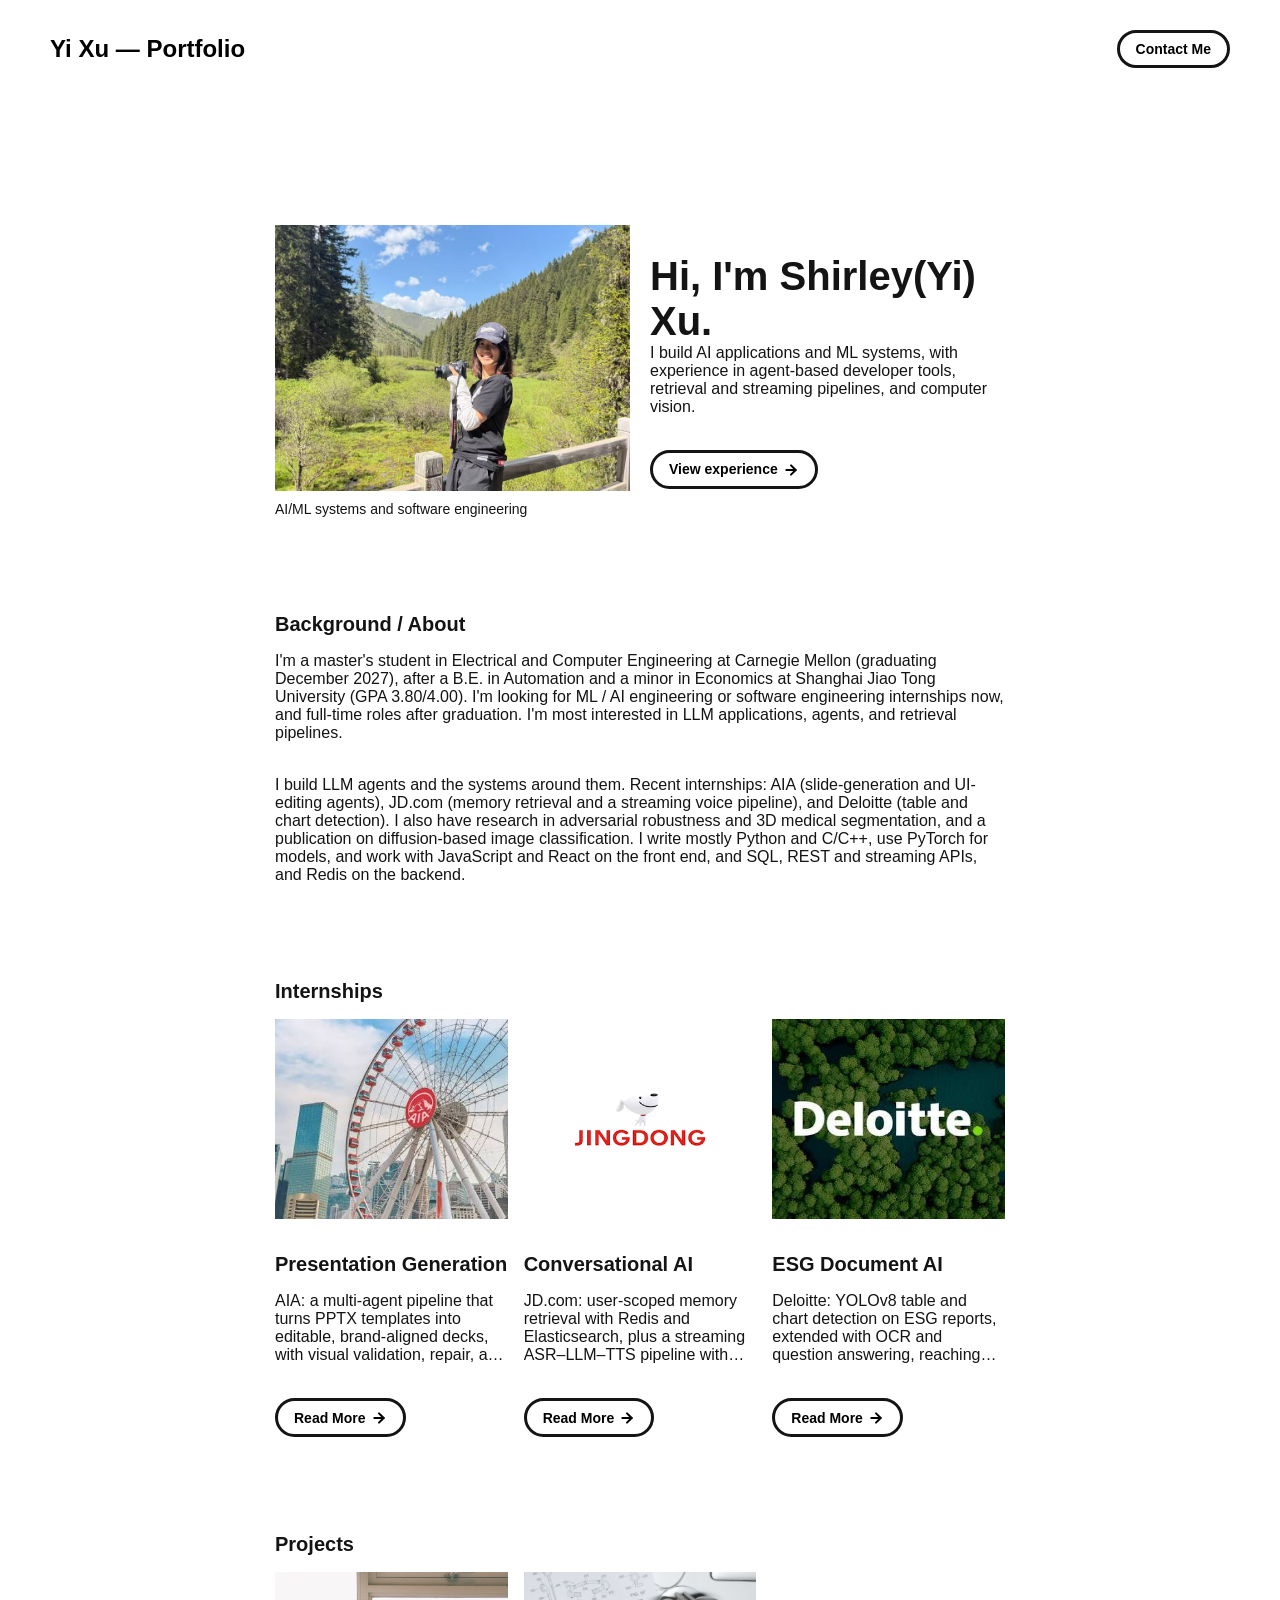
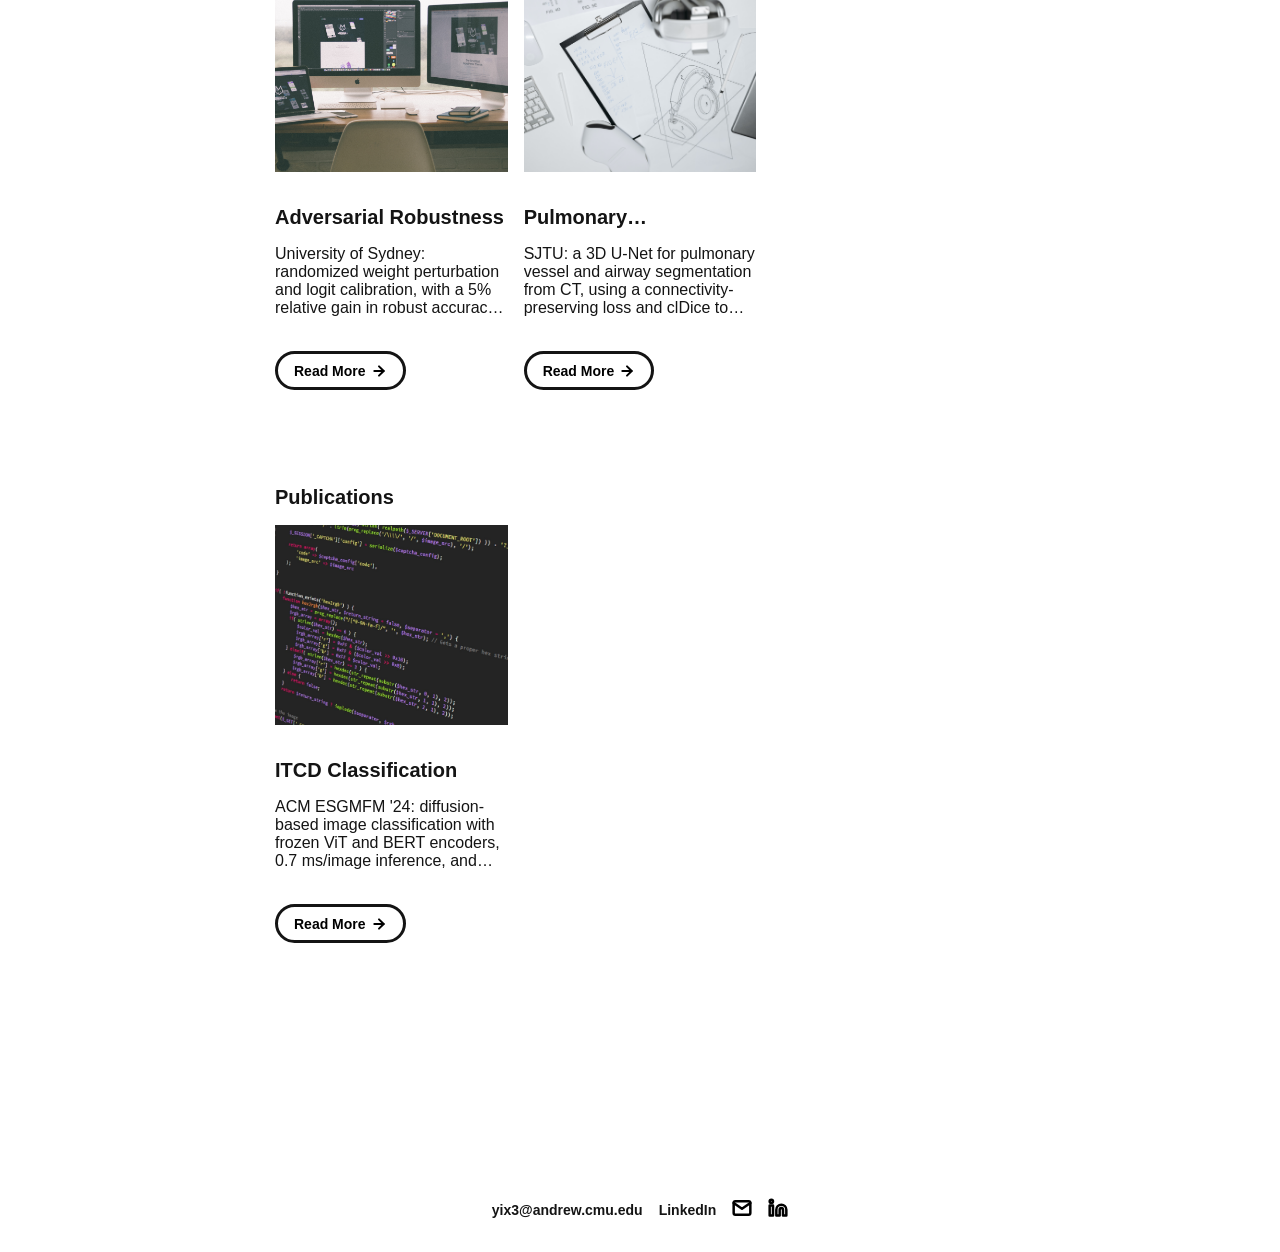
<file: index.html>
<!DOCTYPE html>
<html lang="en">
	<head>
		<meta charset="utf-8">

    <link rel="icon" href="./assets/images/profile.jpg" />
		<title>Yi Xu | AI/ML Engineer</title>
    <meta name="description" content="Yi Xu's portfolio: AI applications, ML systems, and computer vision.">
    <meta name="viewport" content="width=device-width, initial-scale=1" />

		<link rel="stylesheet" href="./css/layout.css">
    <link rel="stylesheet" href="./css/typography.css">
    <link rel="stylesheet" href="./css/utilities.css">

		<script defer src="./js/script.js"></script>
	</head>
	<body>
    <!-- NAVBAR -->
    <div class="navbar">
      <a class="nav-title-link" href="./index.html">
        <span class="nav-title">Yi Xu — Portfolio</span>
      </a>
      <a class="button" id="contact-link" href="#footer">
        <span class="button-text">Contact Me</span>
      </a>
    </div>

    <!-- MAIN PAGE CONTENT -->
    <div id="main-content">

      <!-- PORTFOLIO HEADER -->
      <div id="portfolio-header">
        <div id="portfolio-header-image-container">
          <img src="./assets/images/profile.jpg" class="portfolio-header-image" alt="Code on a computer screen">
          <span class="image-caption">AI/ML systems and software engineering</span>
        </div>

        <div id="portfolio-header-text-container">
            <div class="header-text">
              <span class="main-title">Hi, I'm Shirley(Yi) Xu.</span>
              <div class="body-text">I build AI applications and ML systems, with experience in agent-based developer tools, retrieval and streaming pipelines, and computer vision.</div>
            </div>
            <a class="button" id="my-work-link" href="#internships-section">
              <span class="button-text">View experience</span>
              <image src="./assets/icons/arrow-right.svg" class="right-arrow-icon"/>
            </a>
        </div>
      </div>

      <!-- ABOUT SECTION -->
      <div id="about-section">
        <span class="subheader-text">Background / About</span>
        <div class="about-section-content">
          <div class="body-text">I'm a master's student in Electrical and Computer Engineering at Carnegie Mellon (graduating December 2027), after a B.E. in Automation and a minor in Economics at Shanghai Jiao Tong University (GPA 3.80/4.00). I'm looking for ML / AI engineering or software engineering internships now, and full-time roles after graduation. I'm most interested in LLM applications, agents, and retrieval pipelines.</div>
          <div class="body-text">I build LLM agents and the systems around them. Recent internships: AIA (slide-generation and UI-editing agents), JD.com (memory retrieval and a streaming voice pipeline), and Deloitte (table and chart detection). I also have research in adversarial robustness and 3D medical segmentation, and a publication on diffusion-based image classification. I write mostly Python and C/C++, use PyTorch for models, and work with JavaScript and React on the front end, and SQL, REST and streaming APIs, and Redis on the backend.</div>
        </div>
      </div>

      <!-- INTERNSHIPS -->
      <div id="internships-section" class="work-section">
        <span class="subheader-text">Internships</span>

        <div class="projects-container">
          <div class="project-card">
            <img src="./assets/images/aia.jpeg" class="project-image" alt="Desktop development workspace">
            <div class="project-card-text-container">
              <div class="subheader-text project-title">Presentation Generation</div>
              <div class="body-text project-card-text">AIA: a multi-agent pipeline that turns PPTX templates into editable, brand-aligned decks, with visual validation, repair, and a tool-calling UI agent for React apps.</div>
            </div>
            <a class="button" href="./project-pages/presentation-generation.html">
              <span class="button-text">Read More</span>
              <image src="./assets/icons/arrow-right.svg" class="right-arrow-icon"/>
            </a>
          </div>
          <div class="project-card">
            <img src="./assets/images/jd.png" class="project-image" alt="Source code on a computer screen">
            <div class="project-card-text-container">
              <div class="subheader-text project-title">Conversational AI</div>
              <div class="body-text project-card-text">JD.com: user-scoped memory retrieval with Redis and Elasticsearch, plus a streaming ASR–LLM–TTS pipeline with timeouts, cancellation, and reconnect recovery.</div>
            </div>
            <a class="button" href="./project-pages/conversational-ai.html">
              <span class="button-text">Read More</span>
              <image src="./assets/icons/arrow-right.svg" class="right-arrow-icon"/>
            </a>
          </div>
          <div class="project-card">
            <img src="./assets/images/deloitte.jpeg" class="project-image" alt="Documents and sketches on a desk">
            <div class="project-card-text-container">
              <div class="subheader-text project-title">ESG Document AI</div>
              <div class="body-text project-card-text">Deloitte: YOLOv8 table and chart detection on ESG reports, extended with OCR and question answering, reaching 95% extraction accuracy in manual review.</div>
            </div>
            <a class="button" href="./project-pages/esg-document-ai.html">
              <span class="button-text">Read More</span>
              <image src="./assets/icons/arrow-right.svg" class="right-arrow-icon"/>
            </a>
          </div>
        </div>
      </div>

      <!-- PROJECTS -->
      <div id="projects-section" class="work-section">
        <span class="subheader-text">Projects</span>

        <div class="projects-container">
          <div class="project-card">
            <img src="./assets/images/desktop.jpeg" class="project-image" alt="Camera on a table">
            <div class="project-card-text-container">
              <div class="subheader-text project-title">Adversarial Robustness</div>
              <div class="body-text project-card-text">University of Sydney: randomized weight perturbation and logit calibration, with a 5% relative gain in robust accuracy under AutoAttack and PGD.</div>
            </div>
            <a class="button" href="./project-pages/adversarial-robustness.html">
              <span class="button-text">Read More</span>
              <image src="./assets/icons/arrow-right.svg" class="right-arrow-icon"/>
            </a>
          </div>
          <div class="project-card">
            <img src="./assets/images/sketchbook.jpeg" class="project-image" alt="Sketches and notes on a desk">
            <div class="project-card-text-container">
              <div class="subheader-text project-title">Pulmonary Segmentation</div>
              <div class="body-text project-card-text">SJTU: a 3D U-Net for pulmonary vessel and airway segmentation from CT, using a connectivity-preserving loss and clDice to keep thin structures intact.</div>
            </div>
            <a class="button" href="./project-pages/pulmonary-segmentation.html">
              <span class="button-text">Read More</span>
              <image src="./assets/icons/arrow-right.svg" class="right-arrow-icon"/>
            </a>
          </div>
        </div>
      </div>

      <!-- PUBLICATIONS -->
      <div id="publications-section" class="work-section">
        <span class="subheader-text">Publications</span>

        <div class="projects-container">
          <div class="project-card">
            <img src="./assets/images/code.jpeg" class="project-image" alt="Source code on a computer screen">
            <div class="project-card-text-container">
              <div class="subheader-text project-title">ITCD Classification</div>
              <div class="body-text project-card-text">ACM ESGMFM '24: diffusion-based image classification with frozen ViT and BERT encoders, 0.7 ms/image inference, and training-free OOD detection.</div>
            </div>
            <a class="button" href="./project-pages/itcd-classification.html">
              <span class="button-text">Read More</span>
              <image src="./assets/icons/arrow-right.svg" class="right-arrow-icon"/>
            </a>
          </div>
        </div>
      </div>
    </div>

    <!-- FOOTER -->
    <div id="footer">
      <a class="footer-email" href="mailto:yix3@andrew.cmu.edu">yix3@andrew.cmu.edu</a>
      <a class="footer-email" target="_blank" rel="noopener noreferrer" href="https://www.linkedin.com/in/yixu20030918">LinkedIn</a>
      <a class="icon-link" href="mailto:yix3@andrew.cmu.edu" aria-label="Email Yi Xu">
        <image src="./assets/icons/mail.svg" class="footer-icon"/>
      </a>
      <a class="icon-link" target="_blank" rel="noopener noreferrer" href="https://www.linkedin.com/in/yixu20030918" aria-label="LinkedIn">
        <image src="./assets/icons/linkedin.svg" class="footer-icon"/>
      </a>
    </div>

	</body>
</html>
</file>
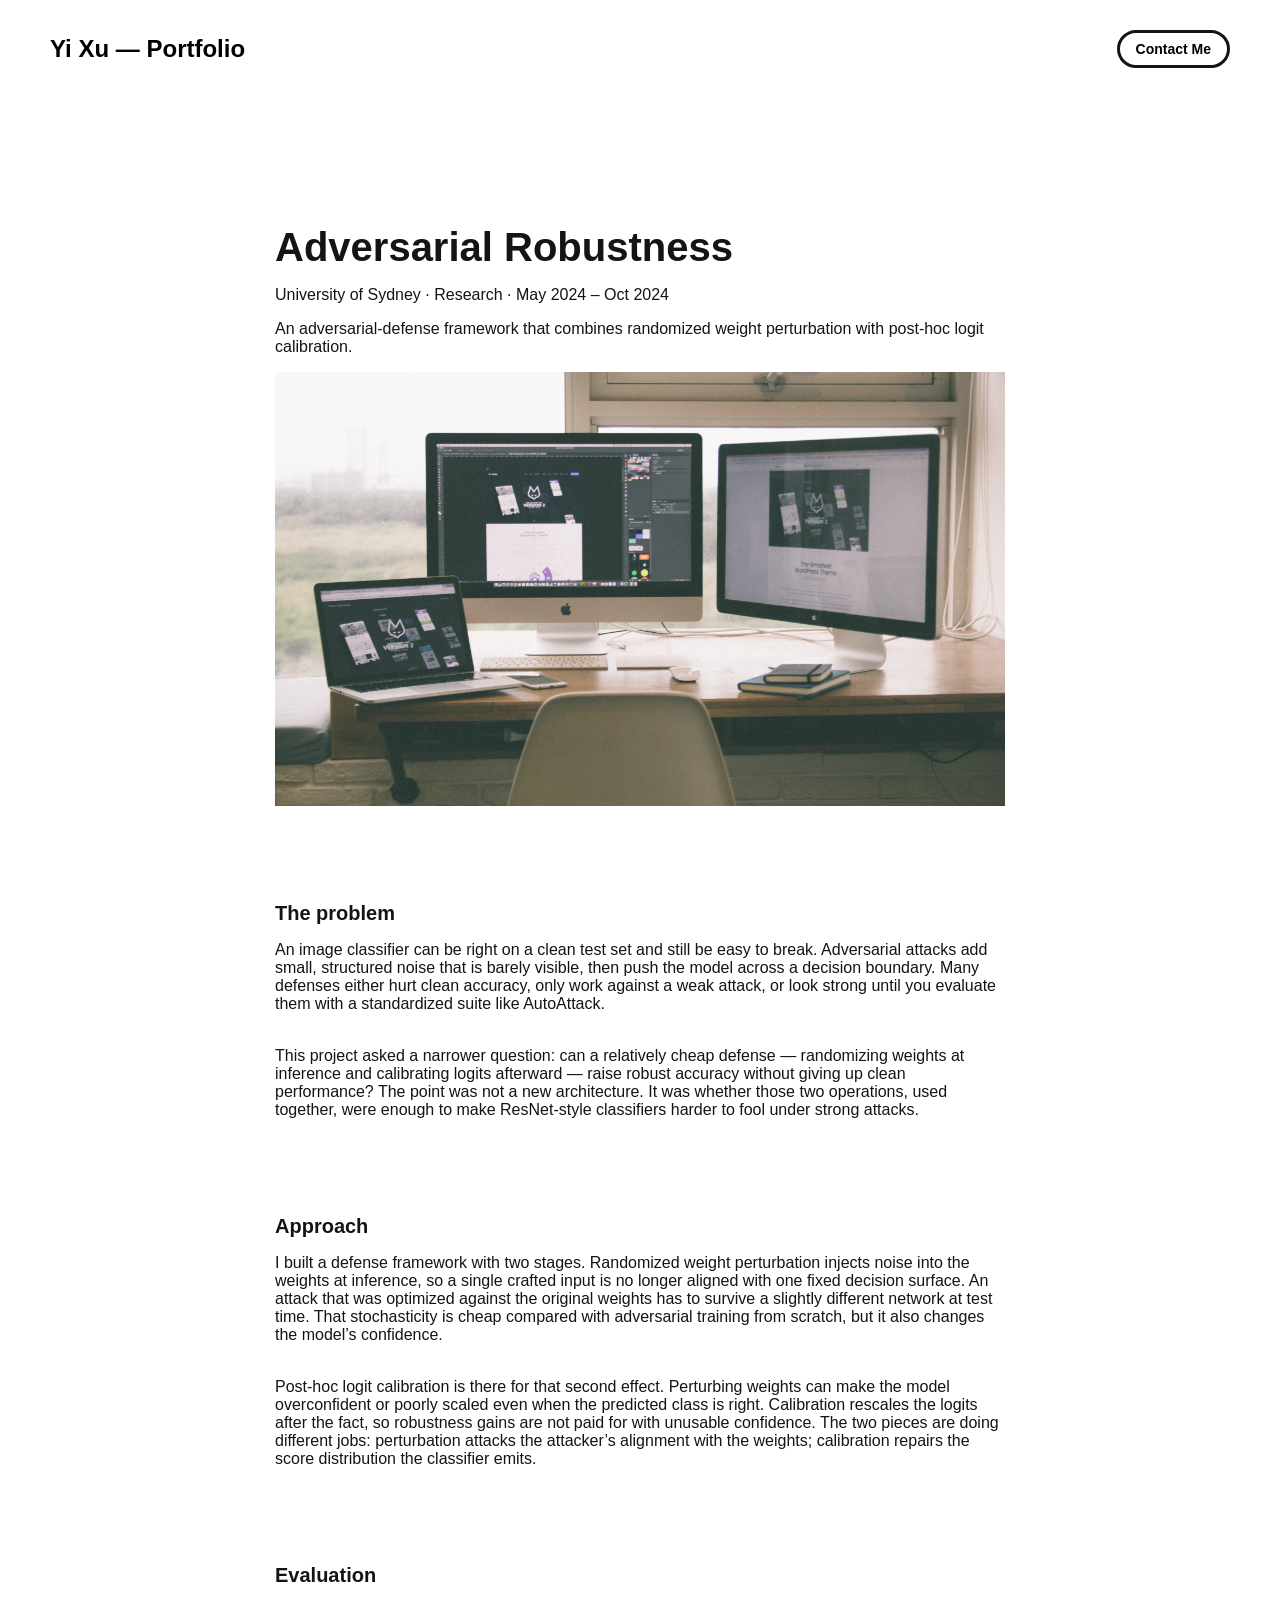
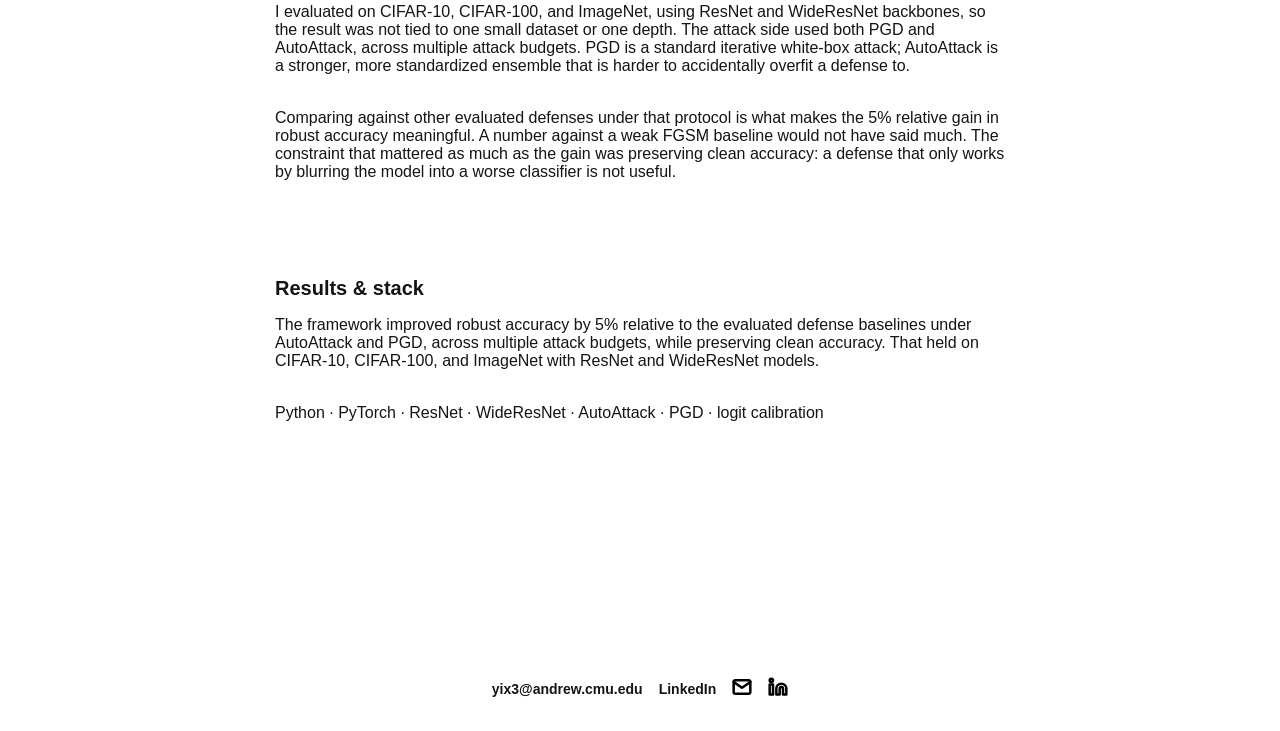
<file: project-pages/adversarial-robustness.html>
<!DOCTYPE html>
<html lang="en">
	<head>
		<meta charset="utf-8">
    <link rel="icon" href="../assets/images/profile.jpg" />
		<title>Adversarial Robustness | Yi Xu</title>
    <meta name="description" content="Adversarial defense with randomized weight perturbation and logit calibration.">
    <meta name="viewport" content="width=device-width, initial-scale=1" />

		<link rel="stylesheet" href="../css/layout.css">
    <link rel="stylesheet" href="../css/typography.css">
    <link rel="stylesheet" href="../css/utilities.css">

		<script defer src="../js/script.js"></script>
	</head>
	<body>
    <div class="navbar">
      <a class="nav-title-link" href="../index.html">
        <span class="nav-title">Yi Xu — Portfolio</span>
      </a>
      <a class="button" id="contact-link" href="#footer">
        <span class="button-text">Contact Me</span>
      </a>
    </div>

    <div id="main-content">
      <div id="project-header">
        <div class="main-title">Adversarial Robustness</div>
        <div class="body-text">University of Sydney · Research · May 2024 – Oct 2024</div>
        <div class="body-text">An adversarial-defense framework that combines randomized weight perturbation with post-hoc logit calibration.</div>
        <img class="project-header-image" src="../assets/images/desktop.jpeg" alt="Camera on a table">
      </div>

      <div id="project-details">
        <div class="subheader-text">The problem</div>
        <div class="project-details-content">
          <div class="body-text">An image classifier can be right on a clean test set and still be easy to break. Adversarial attacks add small, structured noise that is barely visible, then push the model across a decision boundary. Many defenses either hurt clean accuracy, only work against a weak attack, or look strong until you evaluate them with a standardized suite like AutoAttack.</div>
          <div class="body-text">This project asked a narrower question: can a relatively cheap defense — randomizing weights at inference and calibrating logits afterward — raise robust accuracy without giving up clean performance? The point was not a new architecture. It was whether those two operations, used together, were enough to make ResNet-style classifiers harder to fool under strong attacks.</div>
        </div>
      </div>

      <div class="project-section">
        <div class="subheader-text">Approach</div>
        <div class="project-details-content">
          <div class="body-text">I built a defense framework with two stages. Randomized weight perturbation injects noise into the weights at inference, so a single crafted input is no longer aligned with one fixed decision surface. An attack that was optimized against the original weights has to survive a slightly different network at test time. That stochasticity is cheap compared with adversarial training from scratch, but it also changes the model’s confidence.</div>
          <div class="body-text">Post-hoc logit calibration is there for that second effect. Perturbing weights can make the model overconfident or poorly scaled even when the predicted class is right. Calibration rescales the logits after the fact, so robustness gains are not paid for with unusable confidence. The two pieces are doing different jobs: perturbation attacks the attacker’s alignment with the weights; calibration repairs the score distribution the classifier emits.</div>
        </div>
      </div>

      <div class="project-section">
        <div class="subheader-text">Evaluation</div>
        <div class="project-details-content">
          <div class="body-text">I evaluated on CIFAR-10, CIFAR-100, and ImageNet, using ResNet and WideResNet backbones, so the result was not tied to one small dataset or one depth. The attack side used both PGD and AutoAttack, across multiple attack budgets. PGD is a standard iterative white-box attack; AutoAttack is a stronger, more standardized ensemble that is harder to accidentally overfit a defense to.</div>
          <div class="body-text">Comparing against other evaluated defenses under that protocol is what makes the 5% relative gain in robust accuracy meaningful. A number against a weak FGSM baseline would not have said much. The constraint that mattered as much as the gain was preserving clean accuracy: a defense that only works by blurring the model into a worse classifier is not useful.</div>
        </div>
      </div>

      <div class="project-section">
        <div class="subheader-text">Results & stack</div>
        <div class="project-details-content">
          <div class="body-text">The framework improved robust accuracy by 5% relative to the evaluated defense baselines under AutoAttack and PGD, across multiple attack budgets, while preserving clean accuracy. That held on CIFAR-10, CIFAR-100, and ImageNet with ResNet and WideResNet models.</div>
          <div class="body-text">Python · PyTorch · ResNet · WideResNet · AutoAttack · PGD · logit calibration</div>
        </div>
      </div>
    </div>

    <div id="footer">
      <a class="footer-email" href="mailto:yix3@andrew.cmu.edu">yix3@andrew.cmu.edu</a>
      <a class="footer-email" target="_blank" rel="noopener noreferrer" href="https://www.linkedin.com/in/yixu20030918">LinkedIn</a>
      <a class="icon-link" href="mailto:yix3@andrew.cmu.edu" aria-label="Email Yi Xu">
        <image src="../assets/icons/mail.svg" class="footer-icon"/>
      </a>
      <a class="icon-link" target="_blank" rel="noopener noreferrer" href="https://www.linkedin.com/in/yixu20030918" aria-label="LinkedIn">
        <image src="../assets/icons/linkedin.svg" class="footer-icon"/>
      </a>
    </div>
	</body>
</html>
</file>
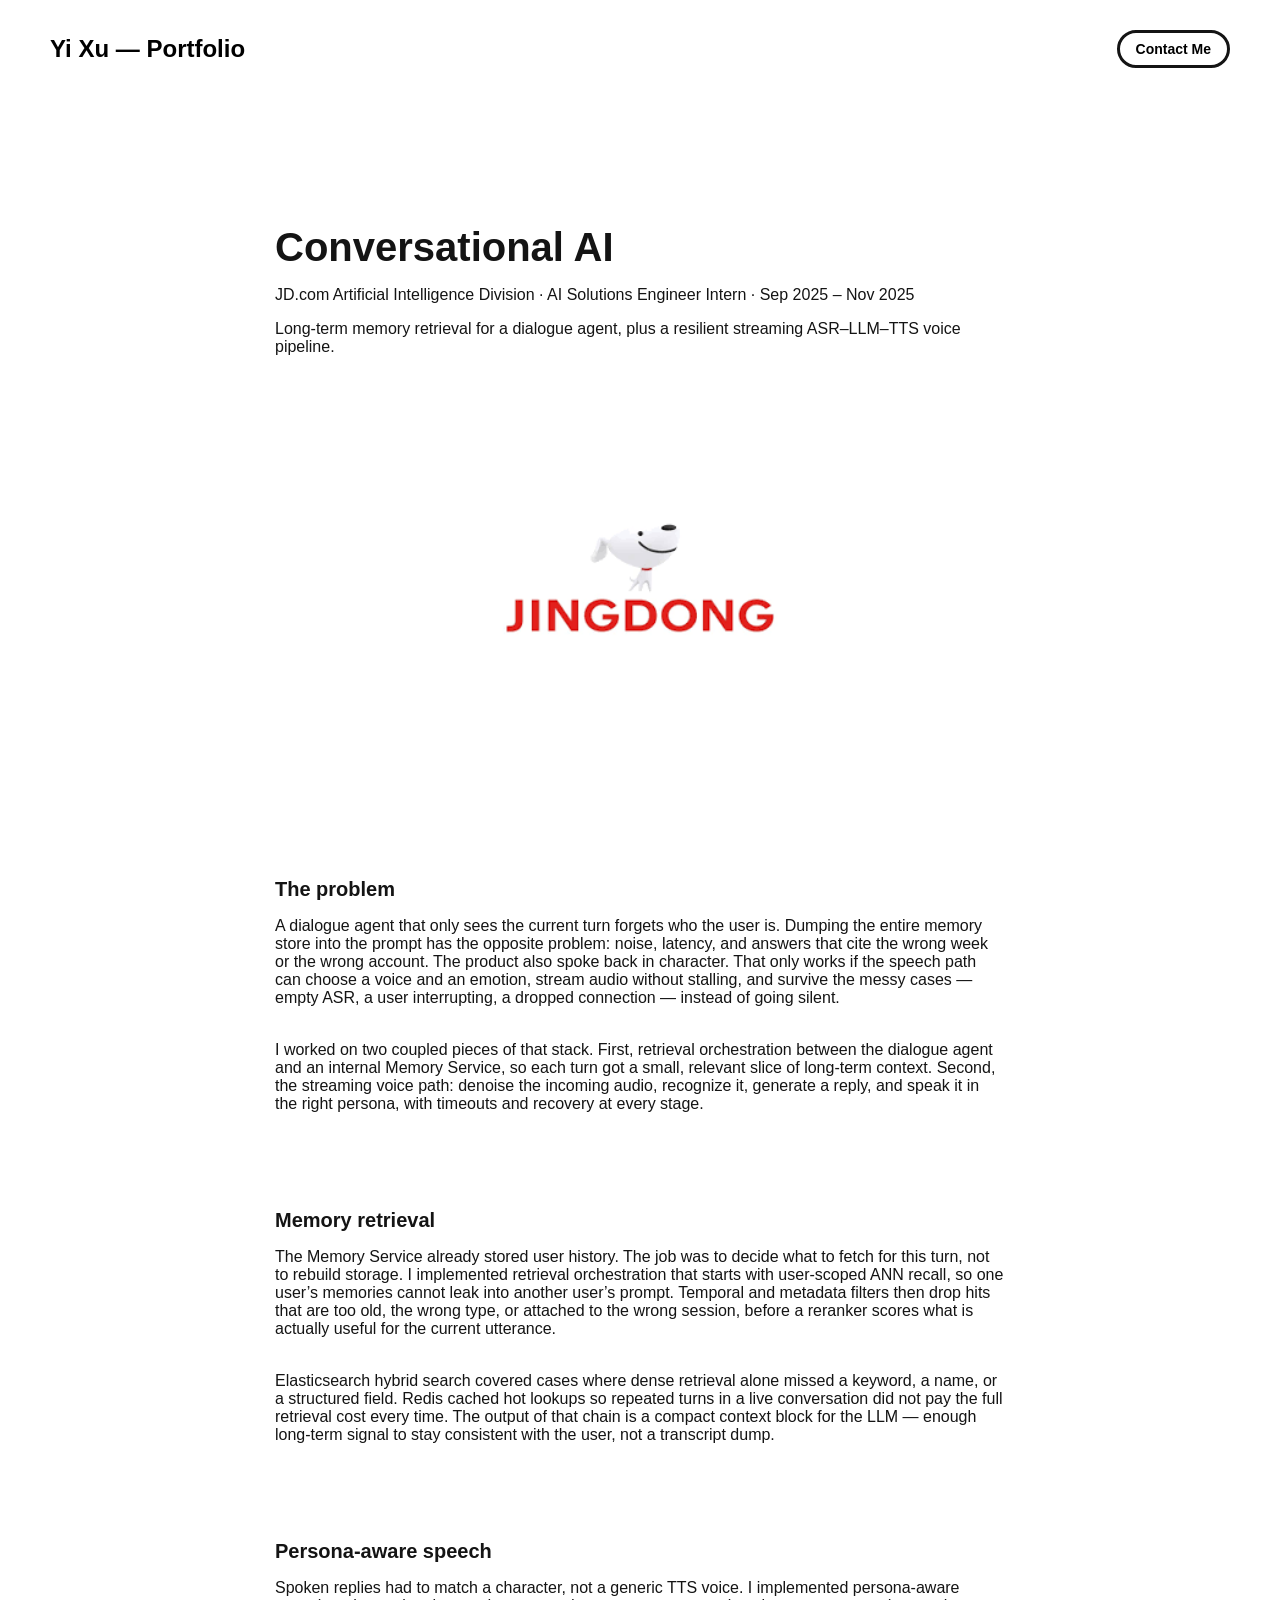
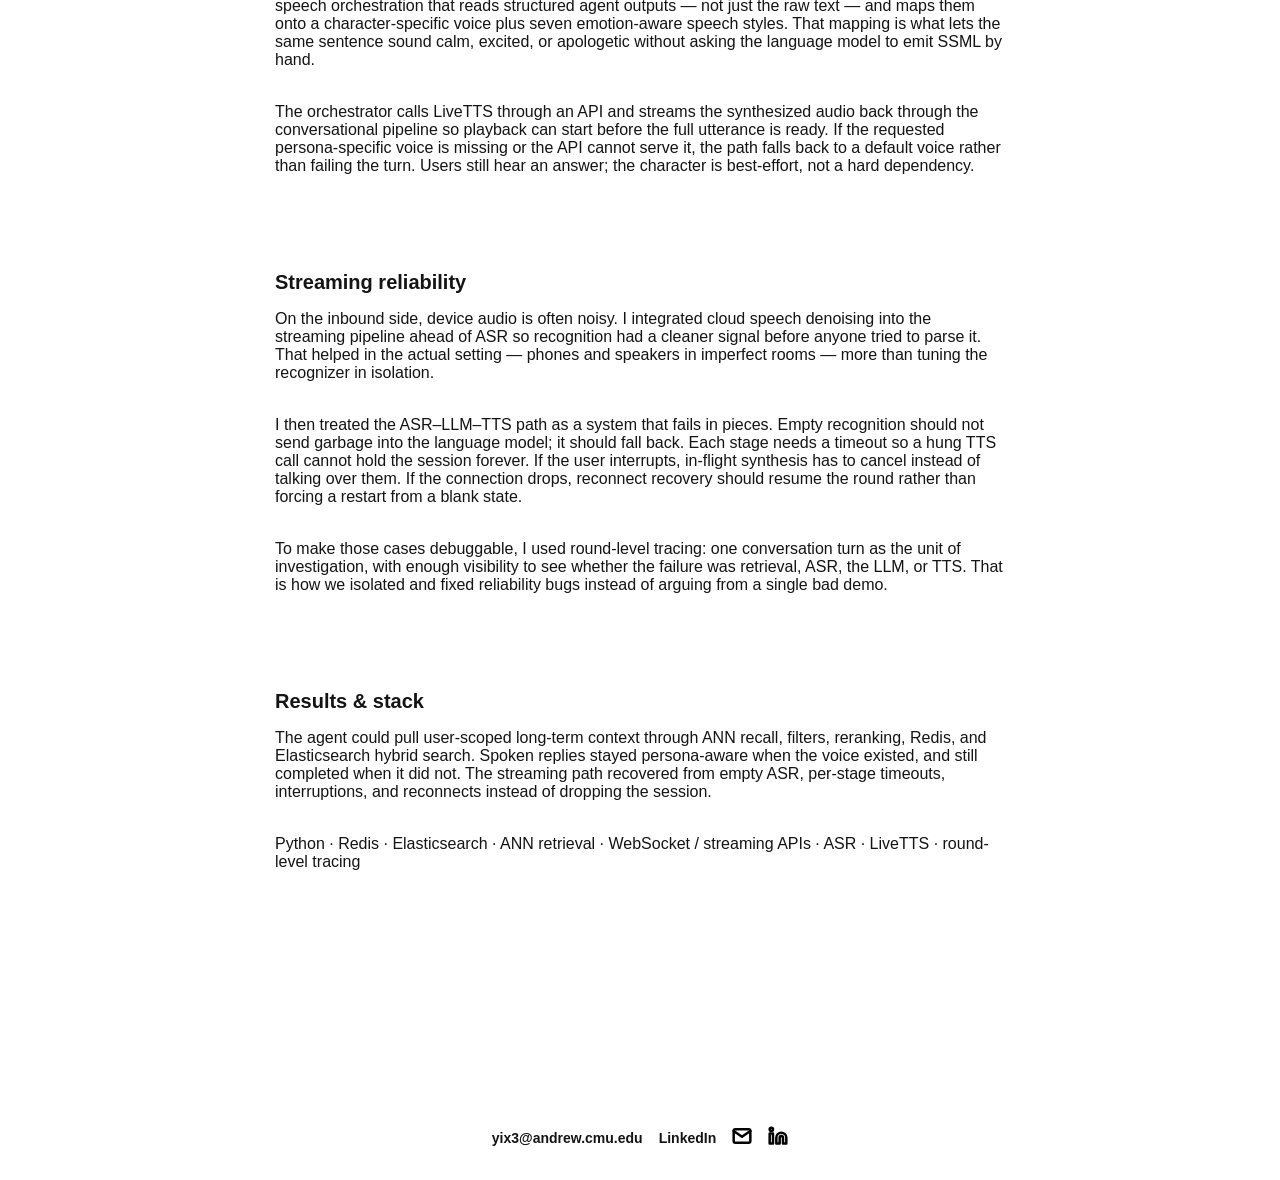
<file: project-pages/conversational-ai.html>
<!DOCTYPE html>
<html lang="en">
	<head>
		<meta charset="utf-8">
    <link rel="icon" href="../assets/images/profile.jpg" />
		<title>Conversational AI | Yi Xu</title>
    <meta name="description" content="Memory retrieval and streaming ASR-LLM-TTS pipelines built at JD.com.">
    <meta name="viewport" content="width=device-width, initial-scale=1" />

		<link rel="stylesheet" href="../css/layout.css">
    <link rel="stylesheet" href="../css/typography.css">
    <link rel="stylesheet" href="../css/utilities.css">

		<script defer src="../js/script.js"></script>
	</head>
	<body>
    <div class="navbar">
      <a class="nav-title-link" href="../index.html">
        <span class="nav-title">Yi Xu — Portfolio</span>
      </a>
      <a class="button" id="contact-link" href="#footer">
        <span class="button-text">Contact Me</span>
      </a>
    </div>

    <div id="main-content">
      <div id="project-header">
        <div class="main-title">Conversational AI</div>
        <div class="body-text">JD.com Artificial Intelligence Division · AI Solutions Engineer Intern · Sep 2025 – Nov 2025</div>
        <div class="body-text">Long-term memory retrieval for a dialogue agent, plus a resilient streaming ASR–LLM–TTS voice pipeline.</div>
        <img class="project-header-image" src="../assets/images/jd.png" alt="Source code on a computer screen">
      </div>

      <div id="project-details">
        <div class="subheader-text">The problem</div>
        <div class="project-details-content">
          <div class="body-text">A dialogue agent that only sees the current turn forgets who the user is. Dumping the entire memory store into the prompt has the opposite problem: noise, latency, and answers that cite the wrong week or the wrong account. The product also spoke back in character. That only works if the speech path can choose a voice and an emotion, stream audio without stalling, and survive the messy cases — empty ASR, a user interrupting, a dropped connection — instead of going silent.</div>
          <div class="body-text">I worked on two coupled pieces of that stack. First, retrieval orchestration between the dialogue agent and an internal Memory Service, so each turn got a small, relevant slice of long-term context. Second, the streaming voice path: denoise the incoming audio, recognize it, generate a reply, and speak it in the right persona, with timeouts and recovery at every stage.</div>
        </div>
      </div>

      <div class="project-section">
        <div class="subheader-text">Memory retrieval</div>
        <div class="project-details-content">
          <div class="body-text">The Memory Service already stored user history. The job was to decide what to fetch for this turn, not to rebuild storage. I implemented retrieval orchestration that starts with user-scoped ANN recall, so one user’s memories cannot leak into another user’s prompt. Temporal and metadata filters then drop hits that are too old, the wrong type, or attached to the wrong session, before a reranker scores what is actually useful for the current utterance.</div>
          <div class="body-text">Elasticsearch hybrid search covered cases where dense retrieval alone missed a keyword, a name, or a structured field. Redis cached hot lookups so repeated turns in a live conversation did not pay the full retrieval cost every time. The output of that chain is a compact context block for the LLM — enough long-term signal to stay consistent with the user, not a transcript dump.</div>
        </div>
      </div>

      <div class="project-section">
        <div class="subheader-text">Persona-aware speech</div>
        <div class="project-details-content">
          <div class="body-text">Spoken replies had to match a character, not a generic TTS voice. I implemented persona-aware speech orchestration that reads structured agent outputs — not just the raw text — and maps them onto a character-specific voice plus seven emotion-aware speech styles. That mapping is what lets the same sentence sound calm, excited, or apologetic without asking the language model to emit SSML by hand.</div>
          <div class="body-text">The orchestrator calls LiveTTS through an API and streams the synthesized audio back through the conversational pipeline so playback can start before the full utterance is ready. If the requested persona-specific voice is missing or the API cannot serve it, the path falls back to a default voice rather than failing the turn. Users still hear an answer; the character is best-effort, not a hard dependency.</div>
        </div>
      </div>

      <div class="project-section">
        <div class="subheader-text">Streaming reliability</div>
        <div class="project-details-content">
          <div class="body-text">On the inbound side, device audio is often noisy. I integrated cloud speech denoising into the streaming pipeline ahead of ASR so recognition had a cleaner signal before anyone tried to parse it. That helped in the actual setting — phones and speakers in imperfect rooms — more than tuning the recognizer in isolation.</div>
          <div class="body-text">I then treated the ASR–LLM–TTS path as a system that fails in pieces. Empty recognition should not send garbage into the language model; it should fall back. Each stage needs a timeout so a hung TTS call cannot hold the session forever. If the user interrupts, in-flight synthesis has to cancel instead of talking over them. If the connection drops, reconnect recovery should resume the round rather than forcing a restart from a blank state.</div>
          <div class="body-text">To make those cases debuggable, I used round-level tracing: one conversation turn as the unit of investigation, with enough visibility to see whether the failure was retrieval, ASR, the LLM, or TTS. That is how we isolated and fixed reliability bugs instead of arguing from a single bad demo.</div>
        </div>
      </div>

      <div class="project-section">
        <div class="subheader-text">Results & stack</div>
        <div class="project-details-content">
          <div class="body-text">The agent could pull user-scoped long-term context through ANN recall, filters, reranking, Redis, and Elasticsearch hybrid search. Spoken replies stayed persona-aware when the voice existed, and still completed when it did not. The streaming path recovered from empty ASR, per-stage timeouts, interruptions, and reconnects instead of dropping the session.</div>
          <div class="body-text">Python · Redis · Elasticsearch · ANN retrieval · WebSocket / streaming APIs · ASR · LiveTTS · round-level tracing</div>
        </div>
      </div>
    </div>

    <div id="footer">
      <a class="footer-email" href="mailto:yix3@andrew.cmu.edu">yix3@andrew.cmu.edu</a>
      <a class="footer-email" target="_blank" rel="noopener noreferrer" href="https://www.linkedin.com/in/yixu20030918">LinkedIn</a>
      <a class="icon-link" href="mailto:yix3@andrew.cmu.edu" aria-label="Email Yi Xu">
        <image src="../assets/icons/mail.svg" class="footer-icon"/>
      </a>
      <a class="icon-link" target="_blank" rel="noopener noreferrer" href="https://www.linkedin.com/in/yixu20030918" aria-label="LinkedIn">
        <image src="../assets/icons/linkedin.svg" class="footer-icon"/>
      </a>
    </div>
	</body>
</html>
</file>
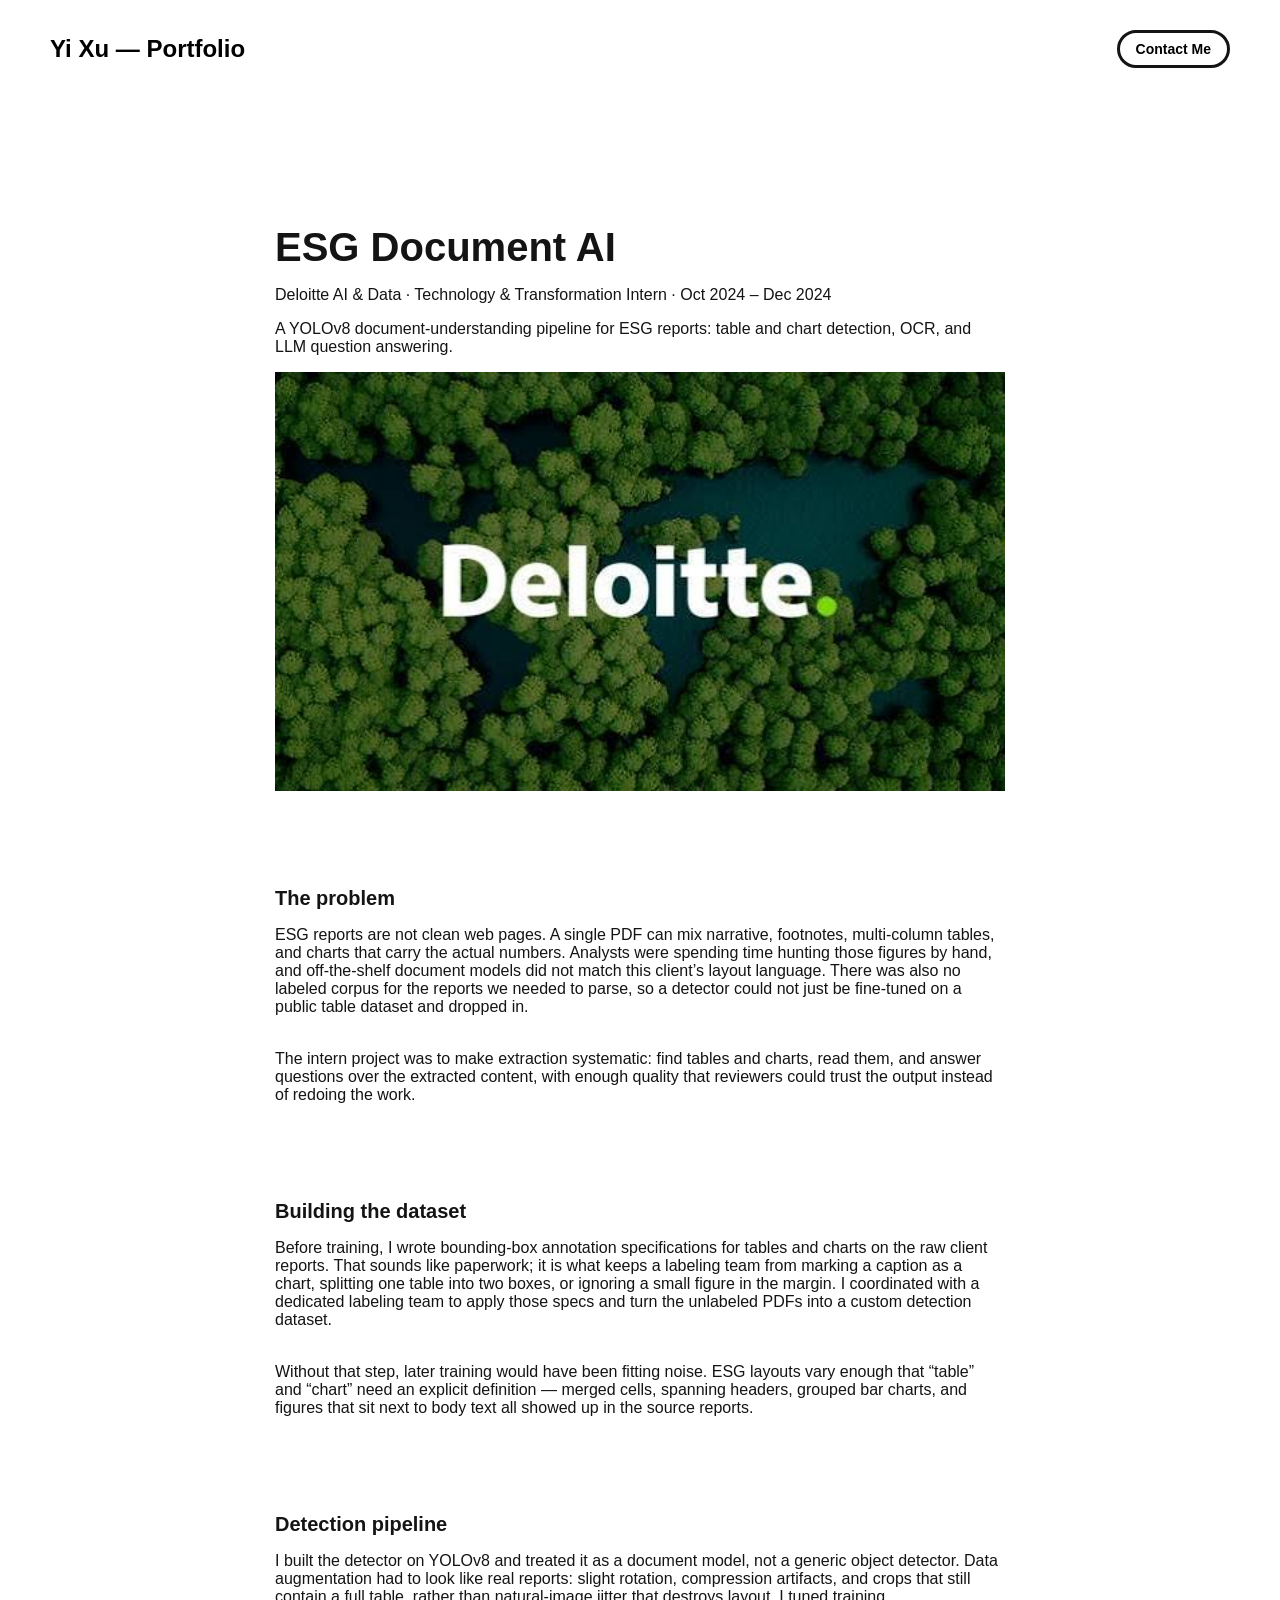
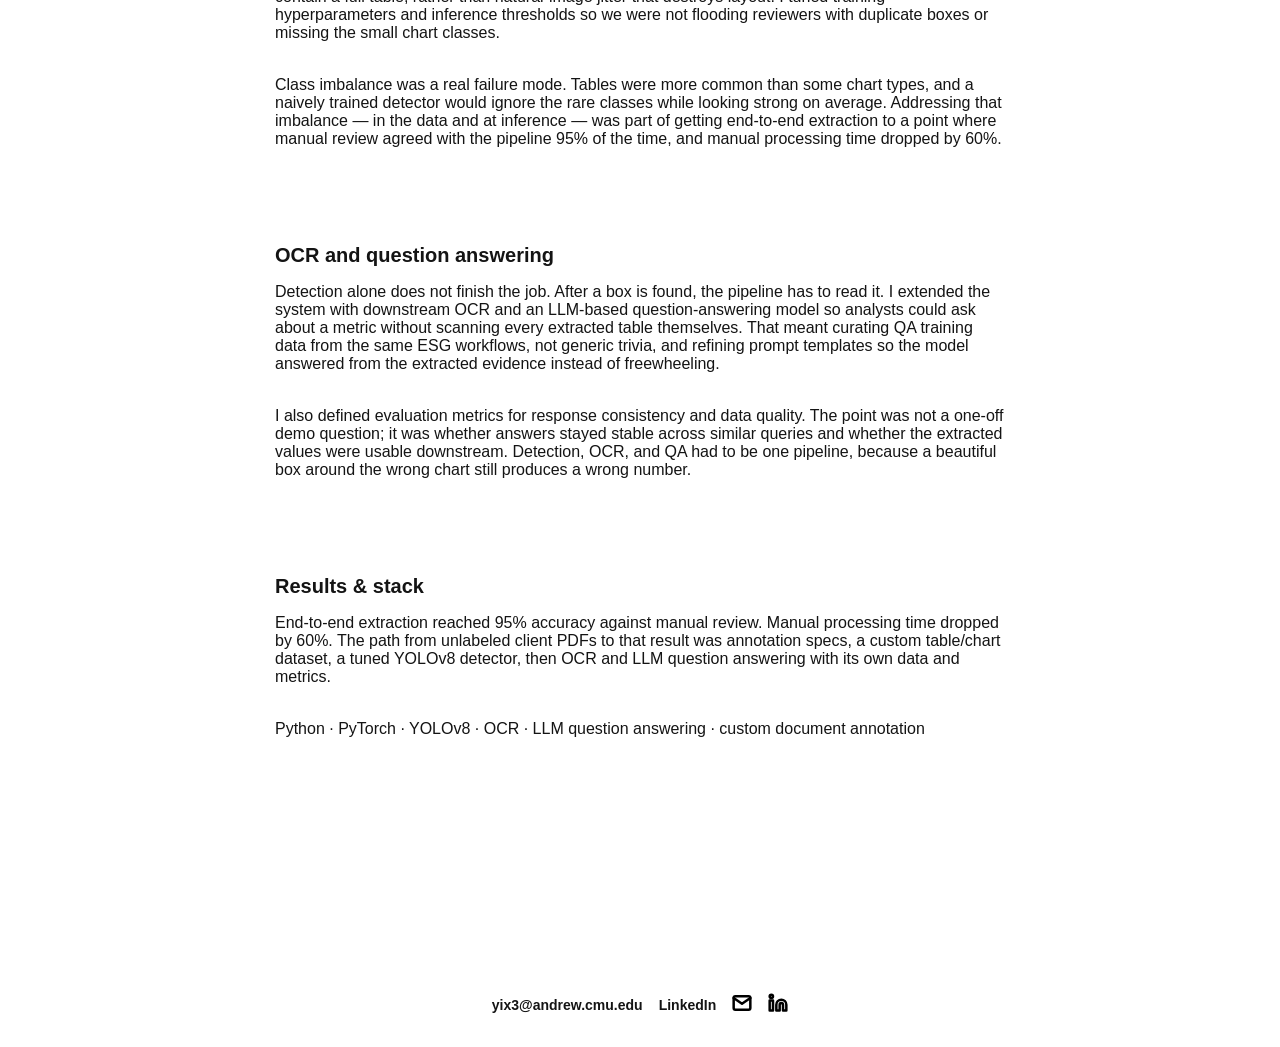
<file: project-pages/esg-document-ai.html>
<!DOCTYPE html>
<html lang="en">
	<head>
		<meta charset="utf-8">
    <link rel="icon" href="../assets/images/profile.jpg" />
		<title>ESG Document AI | Yi Xu</title>
    <meta name="description" content="YOLOv8 table and chart detection with OCR and question answering, built at Deloitte.">
    <meta name="viewport" content="width=device-width, initial-scale=1" />

		<link rel="stylesheet" href="../css/layout.css">
    <link rel="stylesheet" href="../css/typography.css">
    <link rel="stylesheet" href="../css/utilities.css">

		<script defer src="../js/script.js"></script>
	</head>
	<body>
    <div class="navbar">
      <a class="nav-title-link" href="../index.html">
        <span class="nav-title">Yi Xu — Portfolio</span>
      </a>
      <a class="button" id="contact-link" href="#footer">
        <span class="button-text">Contact Me</span>
      </a>
    </div>

    <div id="main-content">
      <div id="project-header">
        <div class="main-title">ESG Document AI</div>
        <div class="body-text">Deloitte AI & Data · Technology & Transformation Intern · Oct 2024 – Dec 2024</div>
        <div class="body-text">A YOLOv8 document-understanding pipeline for ESG reports: table and chart detection, OCR, and LLM question answering.</div>
        <img class="project-header-image" src="../assets/images/deloitte.jpeg" alt="Documents on a desk">
      </div>

      <div id="project-details">
        <div class="subheader-text">The problem</div>
        <div class="project-details-content">
          <div class="body-text">ESG reports are not clean web pages. A single PDF can mix narrative, footnotes, multi-column tables, and charts that carry the actual numbers. Analysts were spending time hunting those figures by hand, and off-the-shelf document models did not match this client’s layout language. There was also no labeled corpus for the reports we needed to parse, so a detector could not just be fine-tuned on a public table dataset and dropped in.</div>
          <div class="body-text">The intern project was to make extraction systematic: find tables and charts, read them, and answer questions over the extracted content, with enough quality that reviewers could trust the output instead of redoing the work.</div>
        </div>
      </div>

      <div class="project-section">
        <div class="subheader-text">Building the dataset</div>
        <div class="project-details-content">
          <div class="body-text">Before training, I wrote bounding-box annotation specifications for tables and charts on the raw client reports. That sounds like paperwork; it is what keeps a labeling team from marking a caption as a chart, splitting one table into two boxes, or ignoring a small figure in the margin. I coordinated with a dedicated labeling team to apply those specs and turn the unlabeled PDFs into a custom detection dataset.</div>
          <div class="body-text">Without that step, later training would have been fitting noise. ESG layouts vary enough that “table” and “chart” need an explicit definition — merged cells, spanning headers, grouped bar charts, and figures that sit next to body text all showed up in the source reports.</div>
        </div>
      </div>

      <div class="project-section">
        <div class="subheader-text">Detection pipeline</div>
        <div class="project-details-content">
          <div class="body-text">I built the detector on YOLOv8 and treated it as a document model, not a generic object detector. Data augmentation had to look like real reports: slight rotation, compression artifacts, and crops that still contain a full table, rather than natural-image jitter that destroys layout. I tuned training hyperparameters and inference thresholds so we were not flooding reviewers with duplicate boxes or missing the small chart classes.</div>
          <div class="body-text">Class imbalance was a real failure mode. Tables were more common than some chart types, and a naively trained detector would ignore the rare classes while looking strong on average. Addressing that imbalance — in the data and at inference — was part of getting end-to-end extraction to a point where manual review agreed with the pipeline 95% of the time, and manual processing time dropped by 60%.</div>
        </div>
      </div>

      <div class="project-section">
        <div class="subheader-text">OCR and question answering</div>
        <div class="project-details-content">
          <div class="body-text">Detection alone does not finish the job. After a box is found, the pipeline has to read it. I extended the system with downstream OCR and an LLM-based question-answering model so analysts could ask about a metric without scanning every extracted table themselves. That meant curating QA training data from the same ESG workflows, not generic trivia, and refining prompt templates so the model answered from the extracted evidence instead of freewheeling.</div>
          <div class="body-text">I also defined evaluation metrics for response consistency and data quality. The point was not a one-off demo question; it was whether answers stayed stable across similar queries and whether the extracted values were usable downstream. Detection, OCR, and QA had to be one pipeline, because a beautiful box around the wrong chart still produces a wrong number.</div>
        </div>
      </div>

      <div class="project-section">
        <div class="subheader-text">Results & stack</div>
        <div class="project-details-content">
          <div class="body-text">End-to-end extraction reached 95% accuracy against manual review. Manual processing time dropped by 60%. The path from unlabeled client PDFs to that result was annotation specs, a custom table/chart dataset, a tuned YOLOv8 detector, then OCR and LLM question answering with its own data and metrics.</div>
          <div class="body-text">Python · PyTorch · YOLOv8 · OCR · LLM question answering · custom document annotation</div>
        </div>
      </div>
    </div>

    <div id="footer">
      <a class="footer-email" href="mailto:yix3@andrew.cmu.edu">yix3@andrew.cmu.edu</a>
      <a class="footer-email" target="_blank" rel="noopener noreferrer" href="https://www.linkedin.com/in/yixu20030918">LinkedIn</a>
      <a class="icon-link" href="mailto:yix3@andrew.cmu.edu" aria-label="Email Yi Xu">
        <image src="../assets/icons/mail.svg" class="footer-icon"/>
      </a>
      <a class="icon-link" target="_blank" rel="noopener noreferrer" href="https://www.linkedin.com/in/yixu20030918" aria-label="LinkedIn">
        <image src="../assets/icons/linkedin.svg" class="footer-icon"/>
      </a>
    </div>
	</body>
</html>
</file>
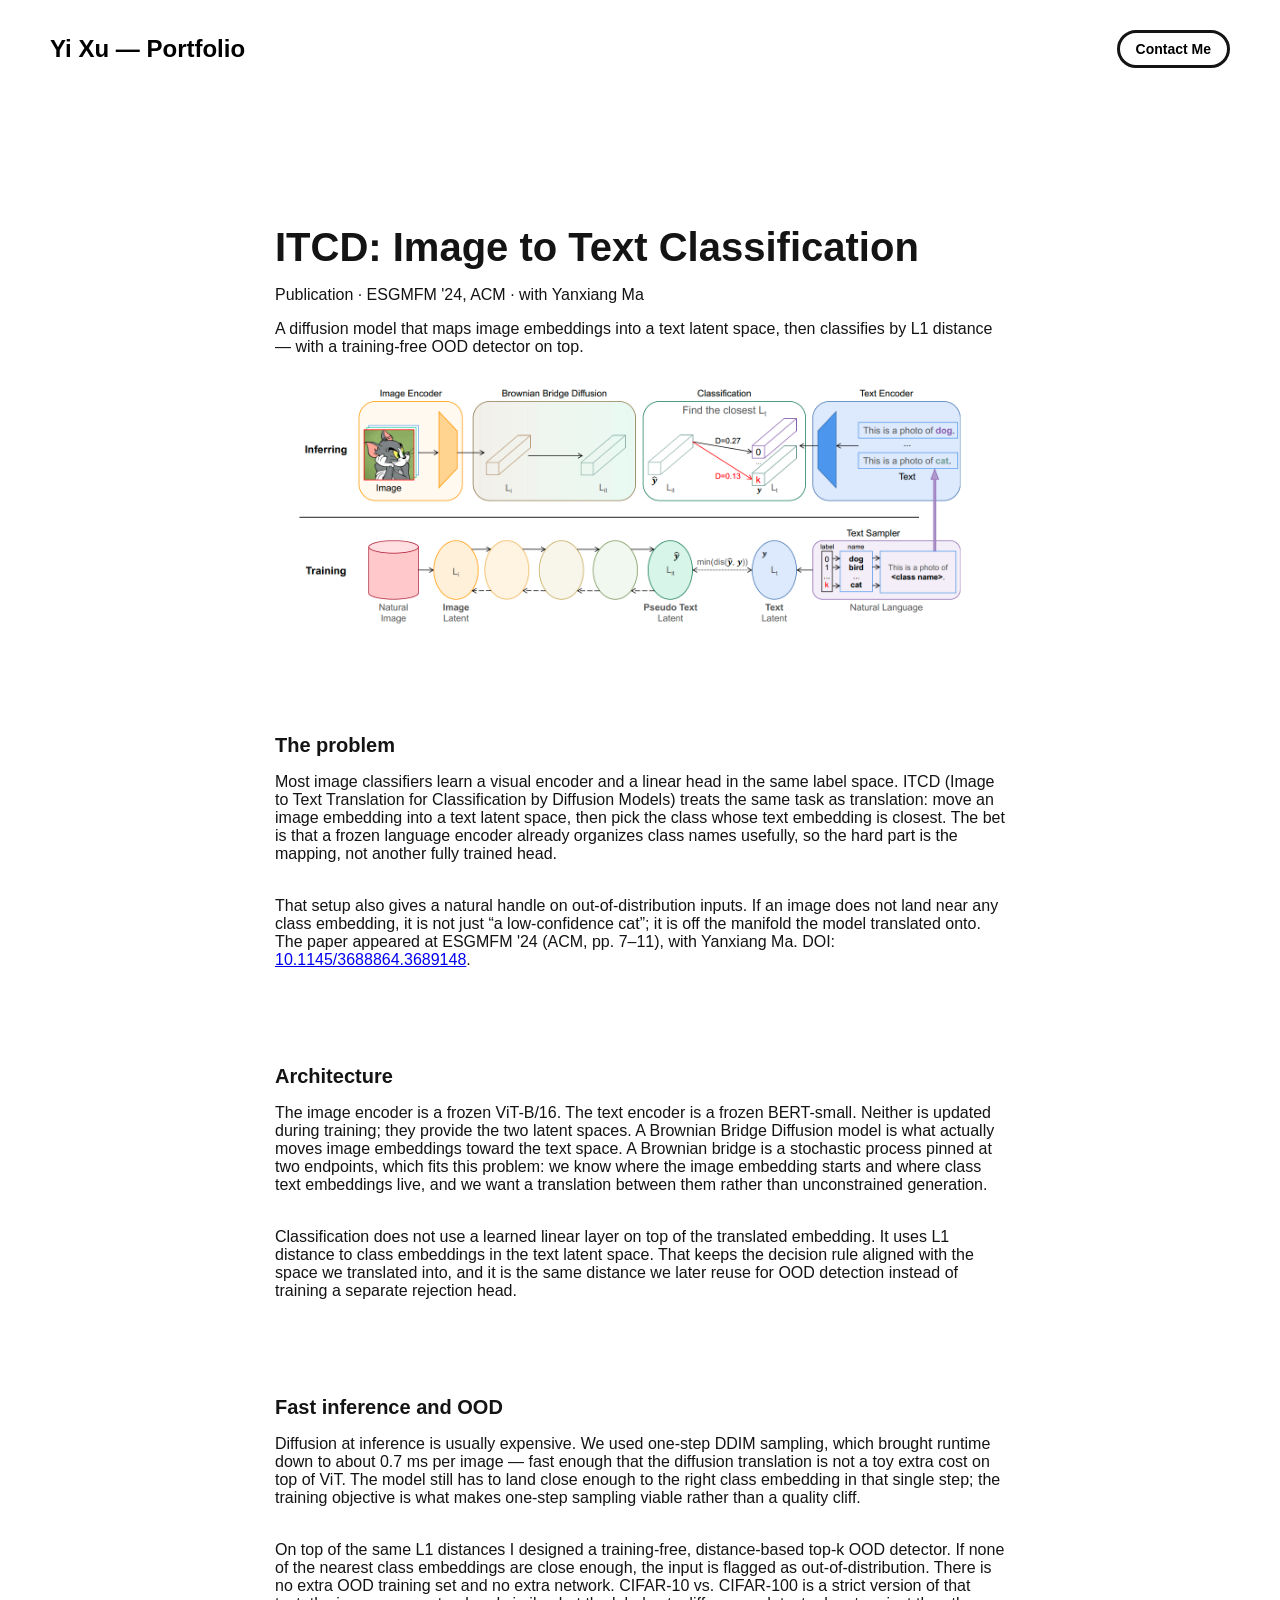
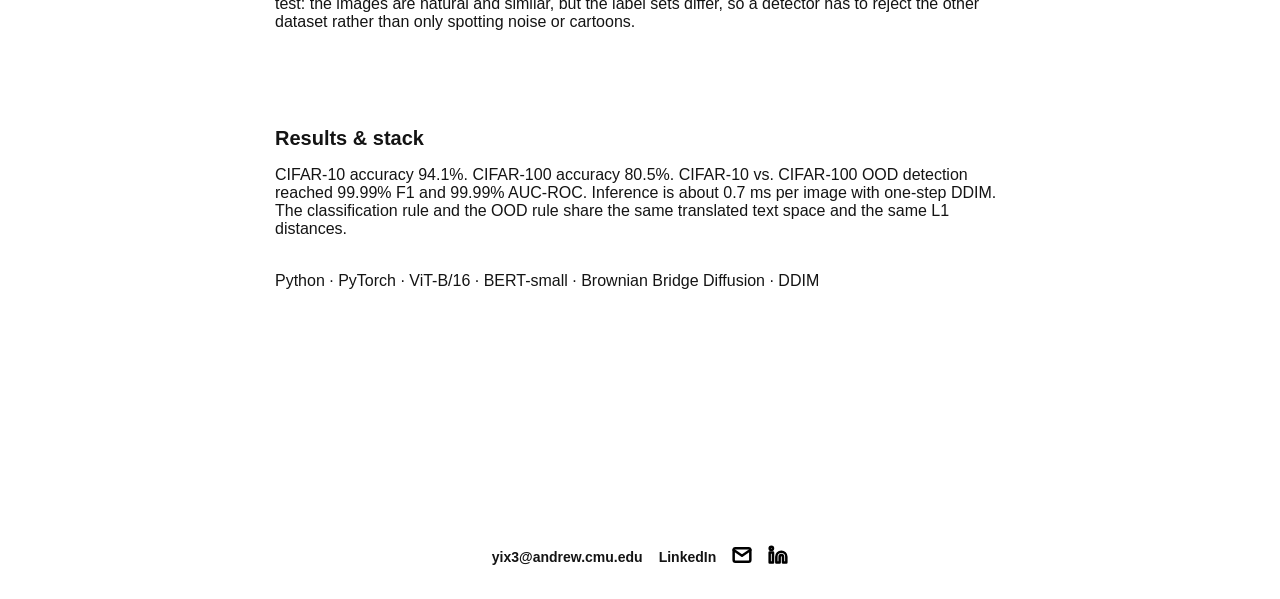
<file: project-pages/itcd-classification.html>
<!DOCTYPE html>
<html lang="en">
	<head>
		<meta charset="utf-8">
    <link rel="icon" href="../assets/images/profile.jpg" />
		<title>ITCD Classification | Yi Xu</title>
    <meta name="description" content="Diffusion-based image classification with frozen ViT and BERT encoders. ESGMFM '24.">
    <meta name="viewport" content="width=device-width, initial-scale=1" />

		<link rel="stylesheet" href="../css/layout.css">
    <link rel="stylesheet" href="../css/typography.css">
    <link rel="stylesheet" href="../css/utilities.css">

		<script defer src="../js/script.js"></script>
	</head>
	<body>
    <div class="navbar">
      <a class="nav-title-link" href="../index.html">
        <span class="nav-title">Yi Xu — Portfolio</span>
      </a>
      <a class="button" id="contact-link" href="#footer">
        <span class="button-text">Contact Me</span>
      </a>
    </div>

    <div id="main-content">
      <div id="project-header">
        <div class="main-title">ITCD: Image to Text Classification</div>
        <div class="body-text">Publication · ESGMFM '24, ACM · with Yanxiang Ma</div>
        <div class="body-text">A diffusion model that maps image embeddings into a text latent space, then classifies by L1 distance — with a training-free OOD detector on top.</div>
        <img class="project-header-image" src="../assets/images/itcd.png" alt="Camera representing image classification research">
      </div>

      <div id="project-details">
        <div class="subheader-text">The problem</div>
        <div class="project-details-content">
          <div class="body-text">Most image classifiers learn a visual encoder and a linear head in the same label space. ITCD (Image to Text Translation for Classification by Diffusion Models) treats the same task as translation: move an image embedding into a text latent space, then pick the class whose text embedding is closest. The bet is that a frozen language encoder already organizes class names usefully, so the hard part is the mapping, not another fully trained head.</div>
          <div class="body-text">That setup also gives a natural handle on out-of-distribution inputs. If an image does not land near any class embedding, it is not just “a low-confidence cat”; it is off the manifold the model translated onto. The paper appeared at ESGMFM '24 (ACM, pp. 7–11), with Yanxiang Ma. DOI: <a href="https://doi.org/10.1145/3688864.3689148">10.1145/3688864.3689148</a>.</div>
        </div>
      </div>

      <div class="project-section">
        <div class="subheader-text">Architecture</div>
        <div class="project-details-content">
          <div class="body-text">The image encoder is a frozen ViT-B/16. The text encoder is a frozen BERT-small. Neither is updated during training; they provide the two latent spaces. A Brownian Bridge Diffusion model is what actually moves image embeddings toward the text space. A Brownian bridge is a stochastic process pinned at two endpoints, which fits this problem: we know where the image embedding starts and where class text embeddings live, and we want a translation between them rather than unconstrained generation.</div>
          <div class="body-text">Classification does not use a learned linear layer on top of the translated embedding. It uses L1 distance to class embeddings in the text latent space. That keeps the decision rule aligned with the space we translated into, and it is the same distance we later reuse for OOD detection instead of training a separate rejection head.</div>
        </div>
      </div>

      <div class="project-section">
        <div class="subheader-text">Fast inference and OOD</div>
        <div class="project-details-content">
          <div class="body-text">Diffusion at inference is usually expensive. We used one-step DDIM sampling, which brought runtime down to about 0.7 ms per image — fast enough that the diffusion translation is not a toy extra cost on top of ViT. The model still has to land close enough to the right class embedding in that single step; the training objective is what makes one-step sampling viable rather than a quality cliff.</div>
          <div class="body-text">On top of the same L1 distances I designed a training-free, distance-based top-k OOD detector. If none of the nearest class embeddings are close enough, the input is flagged as out-of-distribution. There is no extra OOD training set and no extra network. CIFAR-10 vs. CIFAR-100 is a strict version of that test: the images are natural and similar, but the label sets differ, so a detector has to reject the other dataset rather than only spotting noise or cartoons.</div>
        </div>
      </div>

      <div class="project-section">
        <div class="subheader-text">Results & stack</div>
        <div class="project-details-content">
          <div class="body-text">CIFAR-10 accuracy 94.1%. CIFAR-100 accuracy 80.5%. CIFAR-10 vs. CIFAR-100 OOD detection reached 99.99% F1 and 99.99% AUC-ROC. Inference is about 0.7 ms per image with one-step DDIM. The classification rule and the OOD rule share the same translated text space and the same L1 distances.</div>
          <div class="body-text">Python · PyTorch · ViT-B/16 · BERT-small · Brownian Bridge Diffusion · DDIM</div>
        </div>
      </div>
    </div>

    <div id="footer">
      <a class="footer-email" href="mailto:yix3@andrew.cmu.edu">yix3@andrew.cmu.edu</a>
      <a class="footer-email" target="_blank" rel="noopener noreferrer" href="https://www.linkedin.com/in/yixu20030918">LinkedIn</a>
      <a class="icon-link" href="mailto:yix3@andrew.cmu.edu" aria-label="Email Yi Xu">
        <image src="../assets/icons/mail.svg" class="footer-icon"/>
      </a>
      <a class="icon-link" target="_blank" rel="noopener noreferrer" href="https://www.linkedin.com/in/yixu20030918" aria-label="LinkedIn">
        <image src="../assets/icons/linkedin.svg" class="footer-icon"/>
      </a>
    </div>
	</body>
</html>
</file>
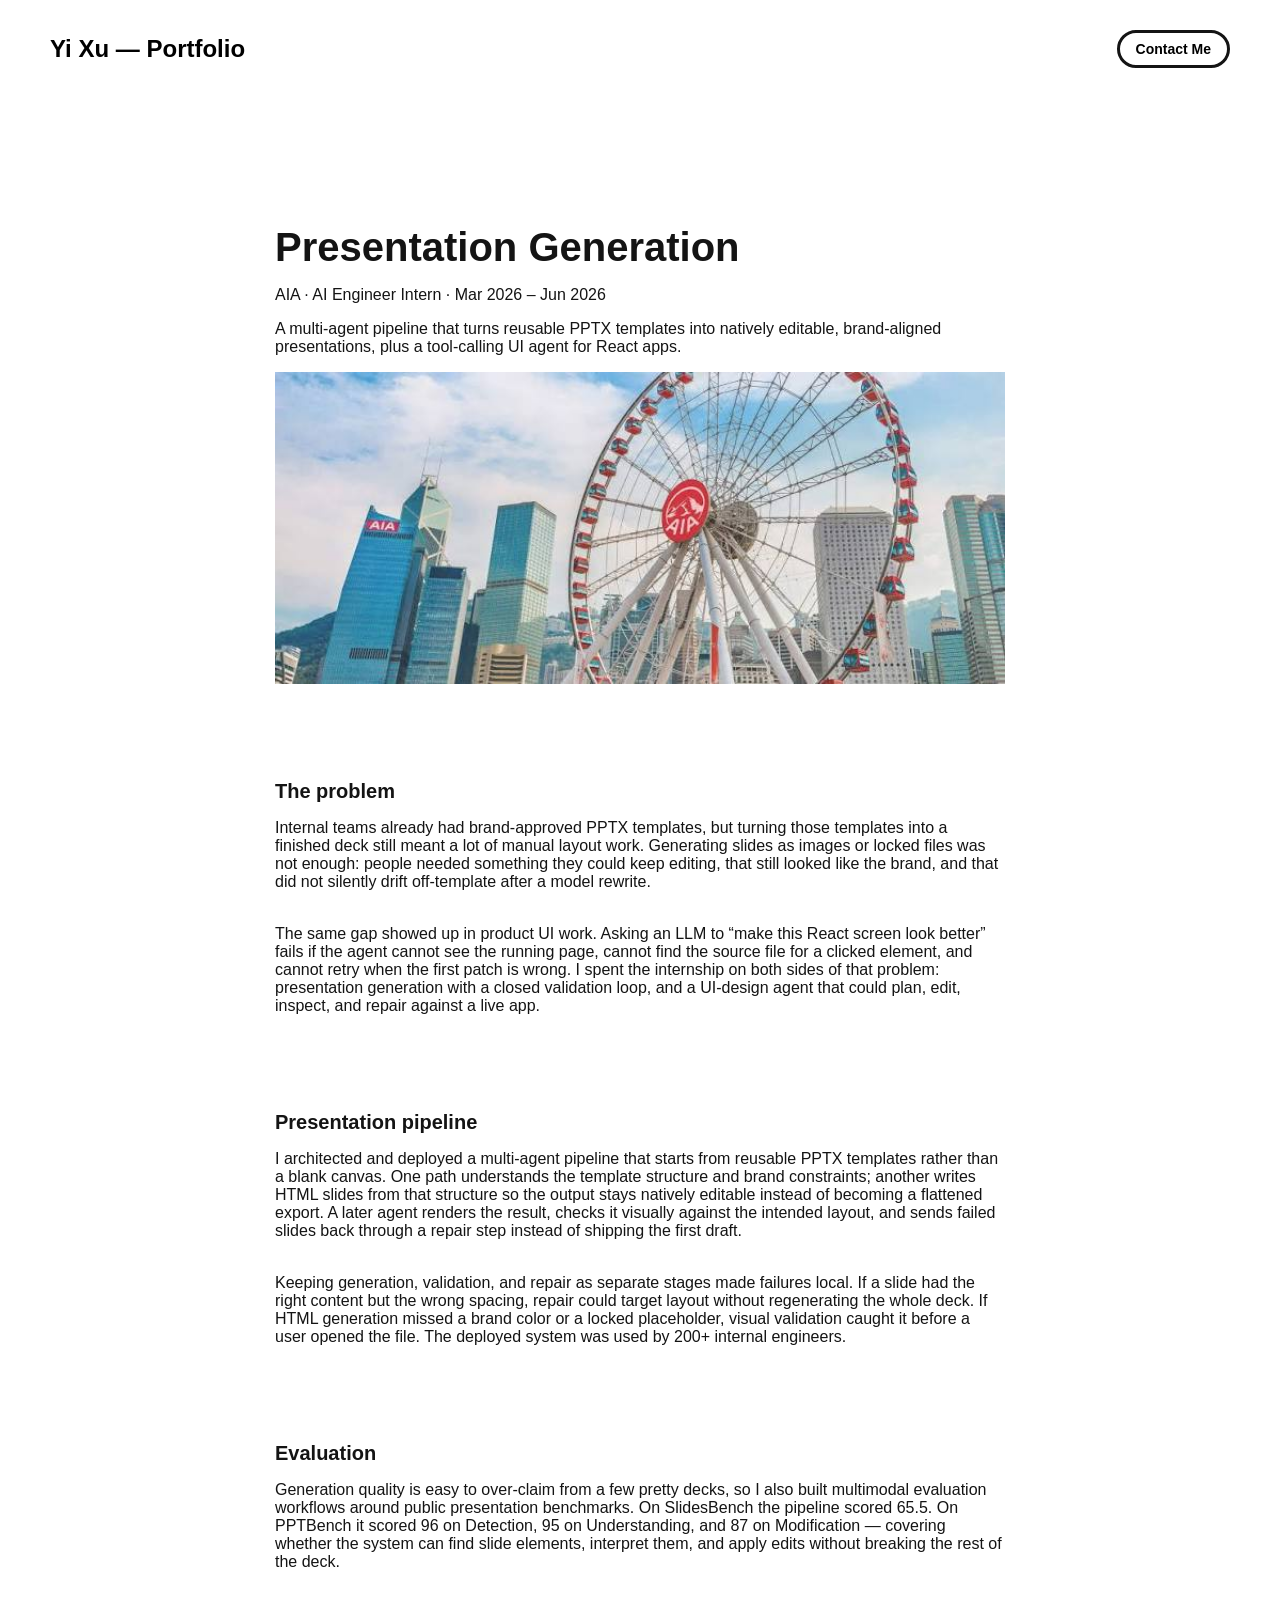
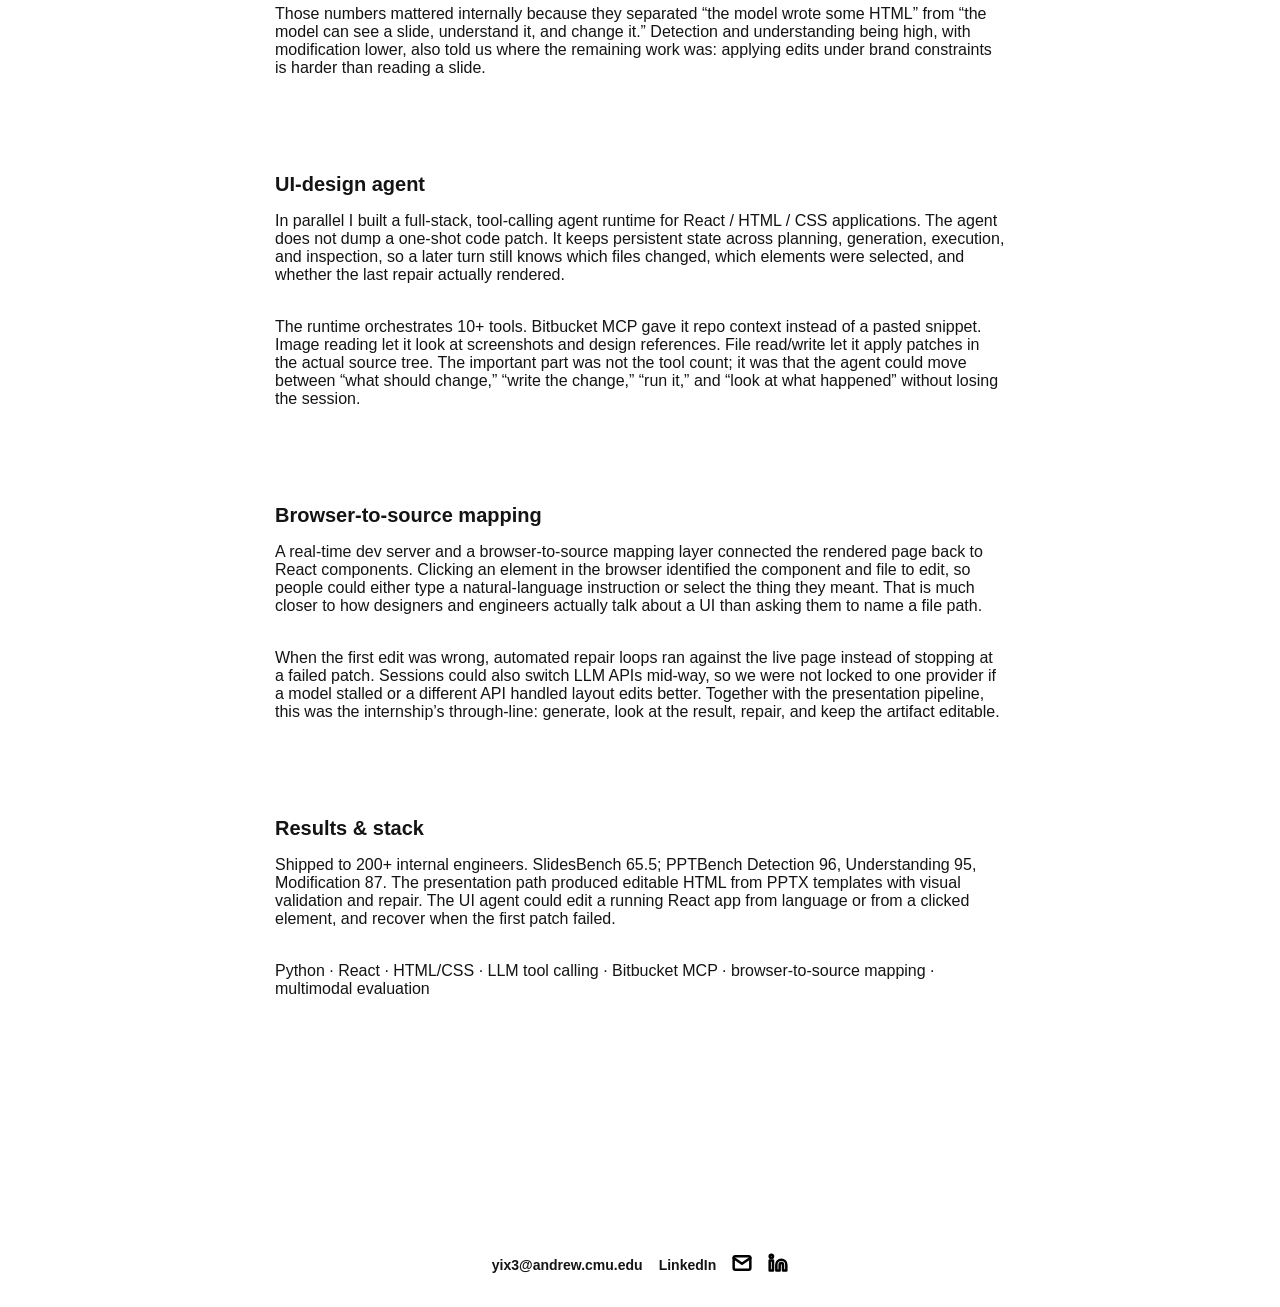
<file: project-pages/presentation-generation.html>
<!DOCTYPE html>
<html lang="en">
	<head>
		<meta charset="utf-8">
    <link rel="icon" href="../assets/images/profile.jpg" />
		<title>Presentation Generation | Yi Xu</title>
    <meta name="description" content="Multi-agent presentation generation and UI-editing agents built at AIA.">
    <meta name="viewport" content="width=device-width, initial-scale=1" />

		<link rel="stylesheet" href="../css/layout.css">
    <link rel="stylesheet" href="../css/typography.css">
    <link rel="stylesheet" href="../css/utilities.css">

		<script defer src="../js/script.js"></script>
	</head>
	<body>
    <div class="navbar">
      <a class="nav-title-link" href="../index.html">
        <span class="nav-title">Yi Xu — Portfolio</span>
      </a>
      <a class="button" id="contact-link" href="#footer">
        <span class="button-text">Contact Me</span>
      </a>
    </div>

    <div id="main-content">
      <div id="project-header">
        <div class="main-title">Presentation Generation</div>
        <div class="body-text">AIA · AI Engineer Intern · Mar 2026 – Jun 2026</div>
        <div class="body-text">A multi-agent pipeline that turns reusable PPTX templates into natively editable, brand-aligned presentations, plus a tool-calling UI agent for React apps.</div>
        <img class="project-header-image" src="../assets/images/aia.jpeg" alt="Desktop workspace used to represent the presentation generation project">
      </div>

      <div id="project-details">
        <div class="subheader-text">The problem</div>
        <div class="project-details-content">
          <div class="body-text">Internal teams already had brand-approved PPTX templates, but turning those templates into a finished deck still meant a lot of manual layout work. Generating slides as images or locked files was not enough: people needed something they could keep editing, that still looked like the brand, and that did not silently drift off-template after a model rewrite.</div>
          <div class="body-text">The same gap showed up in product UI work. Asking an LLM to “make this React screen look better” fails if the agent cannot see the running page, cannot find the source file for a clicked element, and cannot retry when the first patch is wrong. I spent the internship on both sides of that problem: presentation generation with a closed validation loop, and a UI-design agent that could plan, edit, inspect, and repair against a live app.</div>
        </div>
      </div>

      <div class="project-section">
        <div class="subheader-text">Presentation pipeline</div>
        <div class="project-details-content">
          <div class="body-text">I architected and deployed a multi-agent pipeline that starts from reusable PPTX templates rather than a blank canvas. One path understands the template structure and brand constraints; another writes HTML slides from that structure so the output stays natively editable instead of becoming a flattened export. A later agent renders the result, checks it visually against the intended layout, and sends failed slides back through a repair step instead of shipping the first draft.</div>
          <div class="body-text">Keeping generation, validation, and repair as separate stages made failures local. If a slide had the right content but the wrong spacing, repair could target layout without regenerating the whole deck. If HTML generation missed a brand color or a locked placeholder, visual validation caught it before a user opened the file. The deployed system was used by 200+ internal engineers.</div>
        </div>
      </div>

      <div class="project-section">
        <div class="subheader-text">Evaluation</div>
        <div class="project-details-content">
          <div class="body-text">Generation quality is easy to over-claim from a few pretty decks, so I also built multimodal evaluation workflows around public presentation benchmarks. On SlidesBench the pipeline scored 65.5. On PPTBench it scored 96 on Detection, 95 on Understanding, and 87 on Modification — covering whether the system can find slide elements, interpret them, and apply edits without breaking the rest of the deck.</div>
          <div class="body-text">Those numbers mattered internally because they separated “the model wrote some HTML” from “the model can see a slide, understand it, and change it.” Detection and understanding being high, with modification lower, also told us where the remaining work was: applying edits under brand constraints is harder than reading a slide.</div>
        </div>
      </div>

      <div class="project-section">
        <div class="subheader-text">UI-design agent</div>
        <div class="project-details-content">
          <div class="body-text">In parallel I built a full-stack, tool-calling agent runtime for React / HTML / CSS applications. The agent does not dump a one-shot code patch. It keeps persistent state across planning, generation, execution, and inspection, so a later turn still knows which files changed, which elements were selected, and whether the last repair actually rendered.</div>
          <div class="body-text">The runtime orchestrates 10+ tools. Bitbucket MCP gave it repo context instead of a pasted snippet. Image reading let it look at screenshots and design references. File read/write let it apply patches in the actual source tree. The important part was not the tool count; it was that the agent could move between “what should change,” “write the change,” “run it,” and “look at what happened” without losing the session.</div>
        </div>
      </div>

      <div class="project-section">
        <div class="subheader-text">Browser-to-source mapping</div>
        <div class="project-details-content">
          <div class="body-text">A real-time dev server and a browser-to-source mapping layer connected the rendered page back to React components. Clicking an element in the browser identified the component and file to edit, so people could either type a natural-language instruction or select the thing they meant. That is much closer to how designers and engineers actually talk about a UI than asking them to name a file path.</div>
          <div class="body-text">When the first edit was wrong, automated repair loops ran against the live page instead of stopping at a failed patch. Sessions could also switch LLM APIs mid-way, so we were not locked to one provider if a model stalled or a different API handled layout edits better. Together with the presentation pipeline, this was the internship’s through-line: generate, look at the result, repair, and keep the artifact editable.</div>
        </div>
      </div>

      <div class="project-section">
        <div class="subheader-text">Results & stack</div>
        <div class="project-details-content">
          <div class="body-text">Shipped to 200+ internal engineers. SlidesBench 65.5; PPTBench Detection 96, Understanding 95, Modification 87. The presentation path produced editable HTML from PPTX templates with visual validation and repair. The UI agent could edit a running React app from language or from a clicked element, and recover when the first patch failed.</div>
          <div class="body-text">Python · React · HTML/CSS · LLM tool calling · Bitbucket MCP · browser-to-source mapping · multimodal evaluation</div>
        </div>
      </div>
    </div>

    <div id="footer">
      <a class="footer-email" href="mailto:yix3@andrew.cmu.edu">yix3@andrew.cmu.edu</a>
      <a class="footer-email" target="_blank" rel="noopener noreferrer" href="https://www.linkedin.com/in/yixu20030918">LinkedIn</a>
      <a class="icon-link" href="mailto:yix3@andrew.cmu.edu" aria-label="Email Yi Xu">
        <image src="../assets/icons/mail.svg" class="footer-icon"/>
      </a>
      <a class="icon-link" target="_blank" rel="noopener noreferrer" href="https://www.linkedin.com/in/yixu20030918" aria-label="LinkedIn">
        <image src="../assets/icons/linkedin.svg" class="footer-icon"/>
      </a>
    </div>
	</body>
</html>
</file>
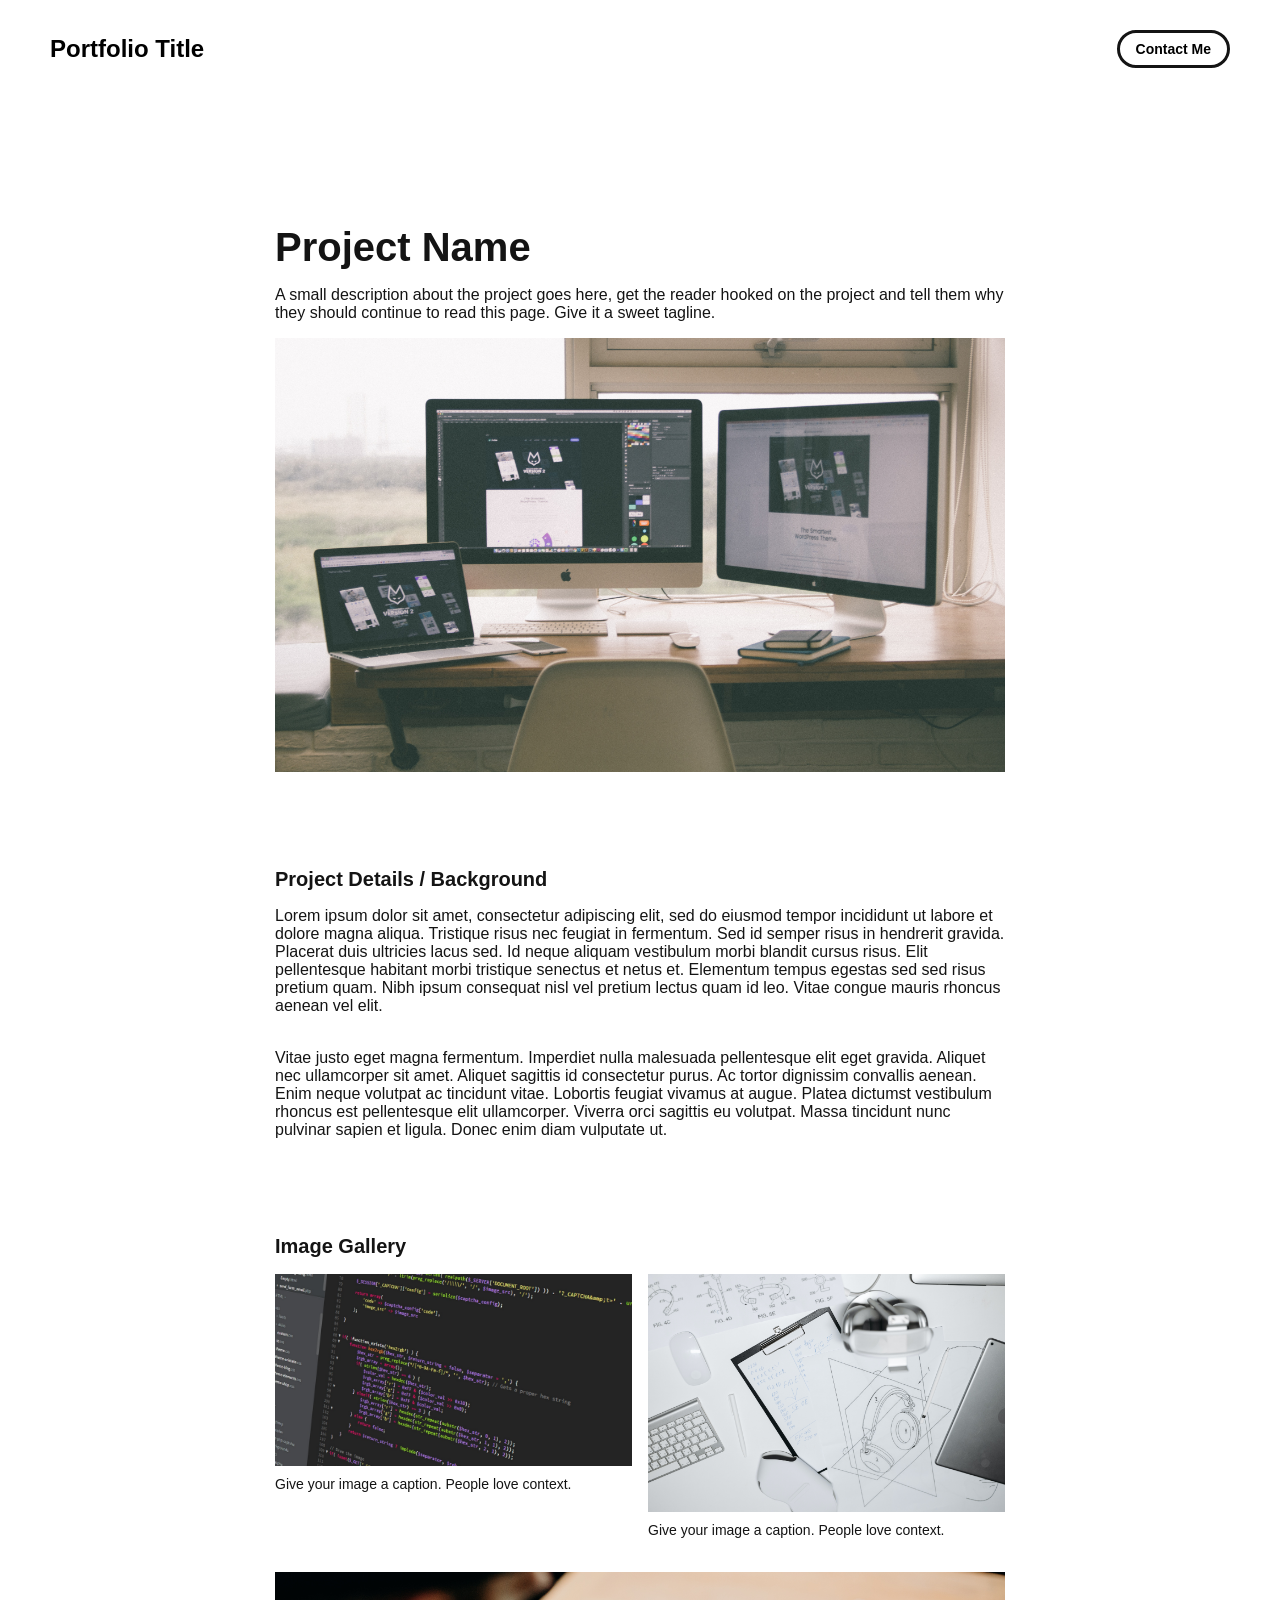
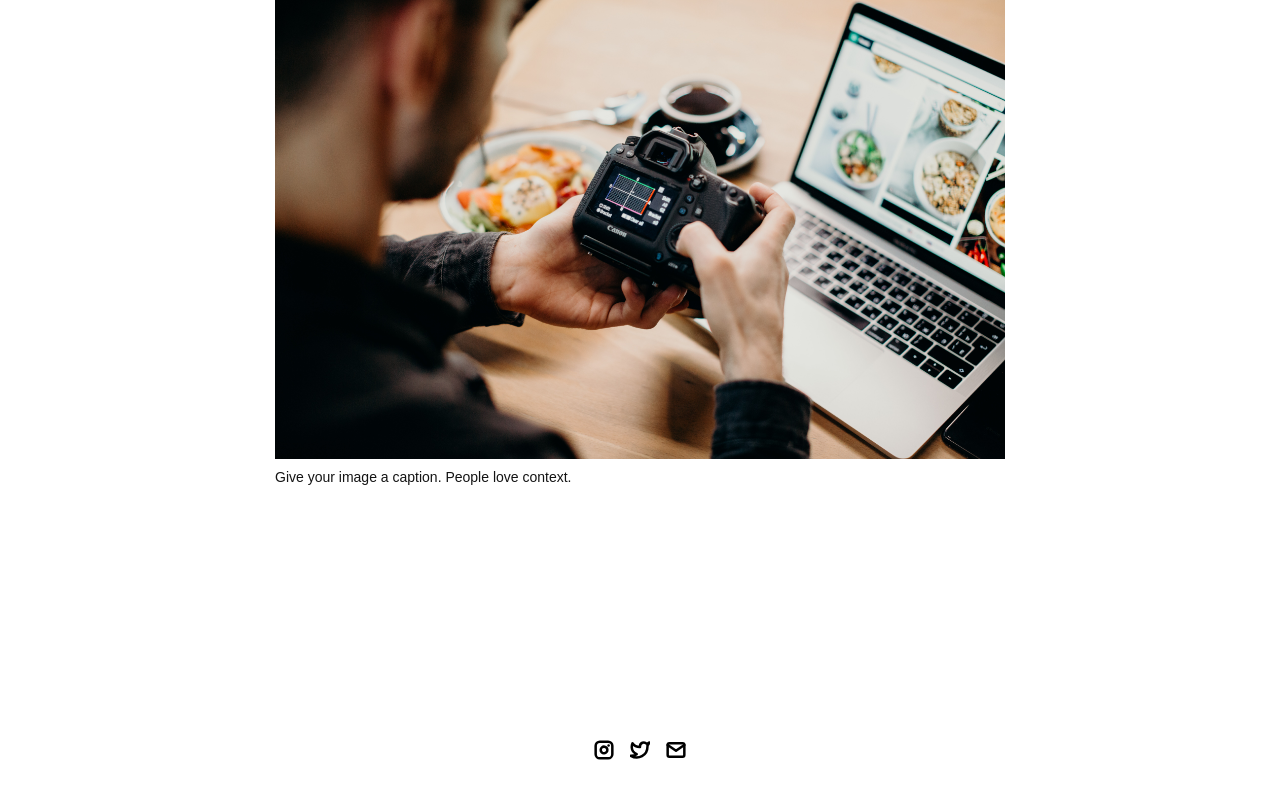
<file: project-pages/project-template.html>
<!-- 
  IMPORTANT! 
  
  Keep this file unchanged to use as a template for all future project pages. 

  For every new project you add to your portfolio, make a copy of this file in the
  'project-pages' folder with a name related to the project.
-->


<!DOCTYPE html>
<html lang="en">
	<head>
		<meta charset="utf-8">
    <!-- 
      TODO

      Upload your Unemployable (or whatever photo you like) to the assets/images folder
      and change the name of the image below to match the uploaded one

      Change the title in the <title> tag to whatever you would like the title of your portfolio to be

      This should be the same across all pages.
     -->
     <link rel="icon" href="../assets/images/1311.png" />
     <title>Unemployables Portfolio</title>
    <meta name="description" content="A portfolio template for the Unemployables community.">
    <meta name="viewport" content="width=device-width, initial-scale=1" />

		<link rel="stylesheet" href="../css/layout.css">
    <link rel="stylesheet" href="../css/typography.css">
    <link rel="stylesheet" href="../css/utilities.css">

		<script defer src="../js/script.js"></script>
	</head>
	<body>
    <!-- NAVBAR -->
    <div class="navbar">
      <a class="nav-title-link" href="../index.html">
        <!-- 
          TODO - Change the "Portfolio Title" to whatever you want displayed in the top left

          (this should be the same across all pages)
         -->
        <span class="nav-title">Portfolio Title</span>
        <!-- 
          TODO - Change the email after 'mailto:' to your email address for contact 
        
          (this should be the same across all pages)
        -->
        <a class="button" href="mailto:whitevans.eth@gmail.com">
          <span class="button-text">Contact Me</span>
        </a>
      </a>
    </div>

    <!-- MAIN PAGE CONTENT -->
    <div id="main-content">

      <!-- PROJECT HEADER -->
      <div id="project-header">
          <!-- 
            TODO

            - Change the 'main-title' text to the name of your project
            - Change the 'body-text' text to a short and sweet description of your project (maybe the same as the one on the project card)
            - Change "desktop.jpeg" to the image filename you uploaded in the assets/images folder.
          -->
        <div class="main-title">Project Name</div>
        <div class="body-text">A small description about the project goes here, get the reader hooked on the project and tell them why they should continue to read this page. Give it a sweet tagline.</div>
        <image class="project-header-image" src="../assets/images/desktop.jpeg">
      </div>

      <!-- PROJECT DETAILS -->
      <!-- 
        TODO

        - Change the 'subheader-text' to whatever header you want for project details
        - Add paragraphs using the <div class="body-text"></div> elements in the "project-details-content"
      -->
      <div id="project-details">
        <div class="subheader-text">Project Details / Background</div>
        <div class="project-details-content">
          <div class="body-text">Lorem ipsum dolor sit amet, consectetur adipiscing elit, sed do eiusmod tempor incididunt ut labore et dolore magna aliqua. Tristique risus nec feugiat in fermentum. Sed id semper risus in hendrerit gravida. Placerat duis ultricies lacus sed. Id neque aliquam vestibulum morbi blandit cursus risus. Elit pellentesque habitant morbi tristique senectus et netus et. Elementum tempus egestas sed sed risus pretium quam. Nibh ipsum consequat nisl vel pretium lectus quam id leo. Vitae congue mauris rhoncus aenean vel elit.</div>
          <div class="body-text">Vitae justo eget magna fermentum. Imperdiet nulla malesuada pellentesque elit eget gravida. Aliquet nec ullamcorper sit amet. Aliquet sagittis id consectetur purus. Ac tortor dignissim convallis aenean. Enim neque volutpat ac tincidunt vitae. Lobortis feugiat vivamus at augue. Platea dictumst vestibulum rhoncus est pellentesque elit ullamcorper. Viverra orci sagittis eu volutpat. Massa tincidunt nunc pulvinar sapien et ligula. Donec enim diam vulputate ut.</div>
        </div>
      </div>

      <!-- IMAGE GALLERY -->
      <div id="project-gallery">
        <!-- TODO - Change the 'subheader-text' to whatever you want the Gallery section header to say -->
        <div class="subheader-text">Image Gallery</div>
        <div class="project-gallery-content">
            <!-- 
              TODO

              This is where the images in the gallery live. Here's a simple gallery image for you to copy:

              Full Width Image:

                <div class="gallery-image-container">
                  <img src="../assets/images/IMAGE_NAME" class="gallery-image">
                  <span class="image-caption">IMAGE_CAPTION</span>
                </div>

              Half Width Image: 

                <div class="gallery-image-container half-width">
                  <img src="../assets/images/IMAGE_NAME" class="gallery-image">
                  <span class="image-caption">IMAGE_CAPTION</span>
                </div>

              - To add an image to the this area, copy one of the above, paste it below this comment, and change the following:
                  - IMAGE_NAME: the name of the image file in assets/images
                  - IMAGE_CAPTION: to the caption of the image
            -->
            <div class="gallery-image-container half-width">
              <img src="../assets/images/code.jpeg" class="gallery-image">
              <span class="image-caption">Give your image a caption. People love context.</span>
            </div>
            <div class="gallery-image-container half-width">
              <img src="../assets/images/sketchbook.jpeg" class="gallery-image">
              <span class="image-caption">Give your image a caption. People love context.</span>
            </div>
            <div class="gallery-image-container">
              <img src="../assets/images/camera.jpeg" class="gallery-image">
              <span class="image-caption">Give your image a caption. People love context.</span>
            </div>
        </div>
      </div>
    </div>

    <!-- FOOTER -->
    <div id="footer">
      <!-- 
        TODO - Change href to your Instagram account (can also delete entire "a" element if no Instagram) 

        This should be the same across all pages.
      -->
      <a class="icon-link" target="_blank" href="https://twitter.com/whitevans_eth">
        <image src="../assets/icons/instagram.svg" class="footer-icon"/>
      </a>
      <!-- 
        TODO - Change href to your Twitter account (can also delete entire "a" element if no Twitter) 
      
        This should be the same across all pages.
      -->
      <a class="icon-link" target="_blank" href="https://twitter.com/whitevans_eth">
        <image src="../assets/icons/twitter.svg" class="footer-icon"/>
      </a>
      <!-- 
        TODO - Change the email after "mailto" to your contact email 
      
        This should be the same across all pages.
      -->
      <a class="icon-link" href="mailto:whitevans.eth@gmail.com">
        <image src="../assets/icons/mail.svg" class="footer-icon"/>
      </a>
    </div>

	</body>
</html>
</file>
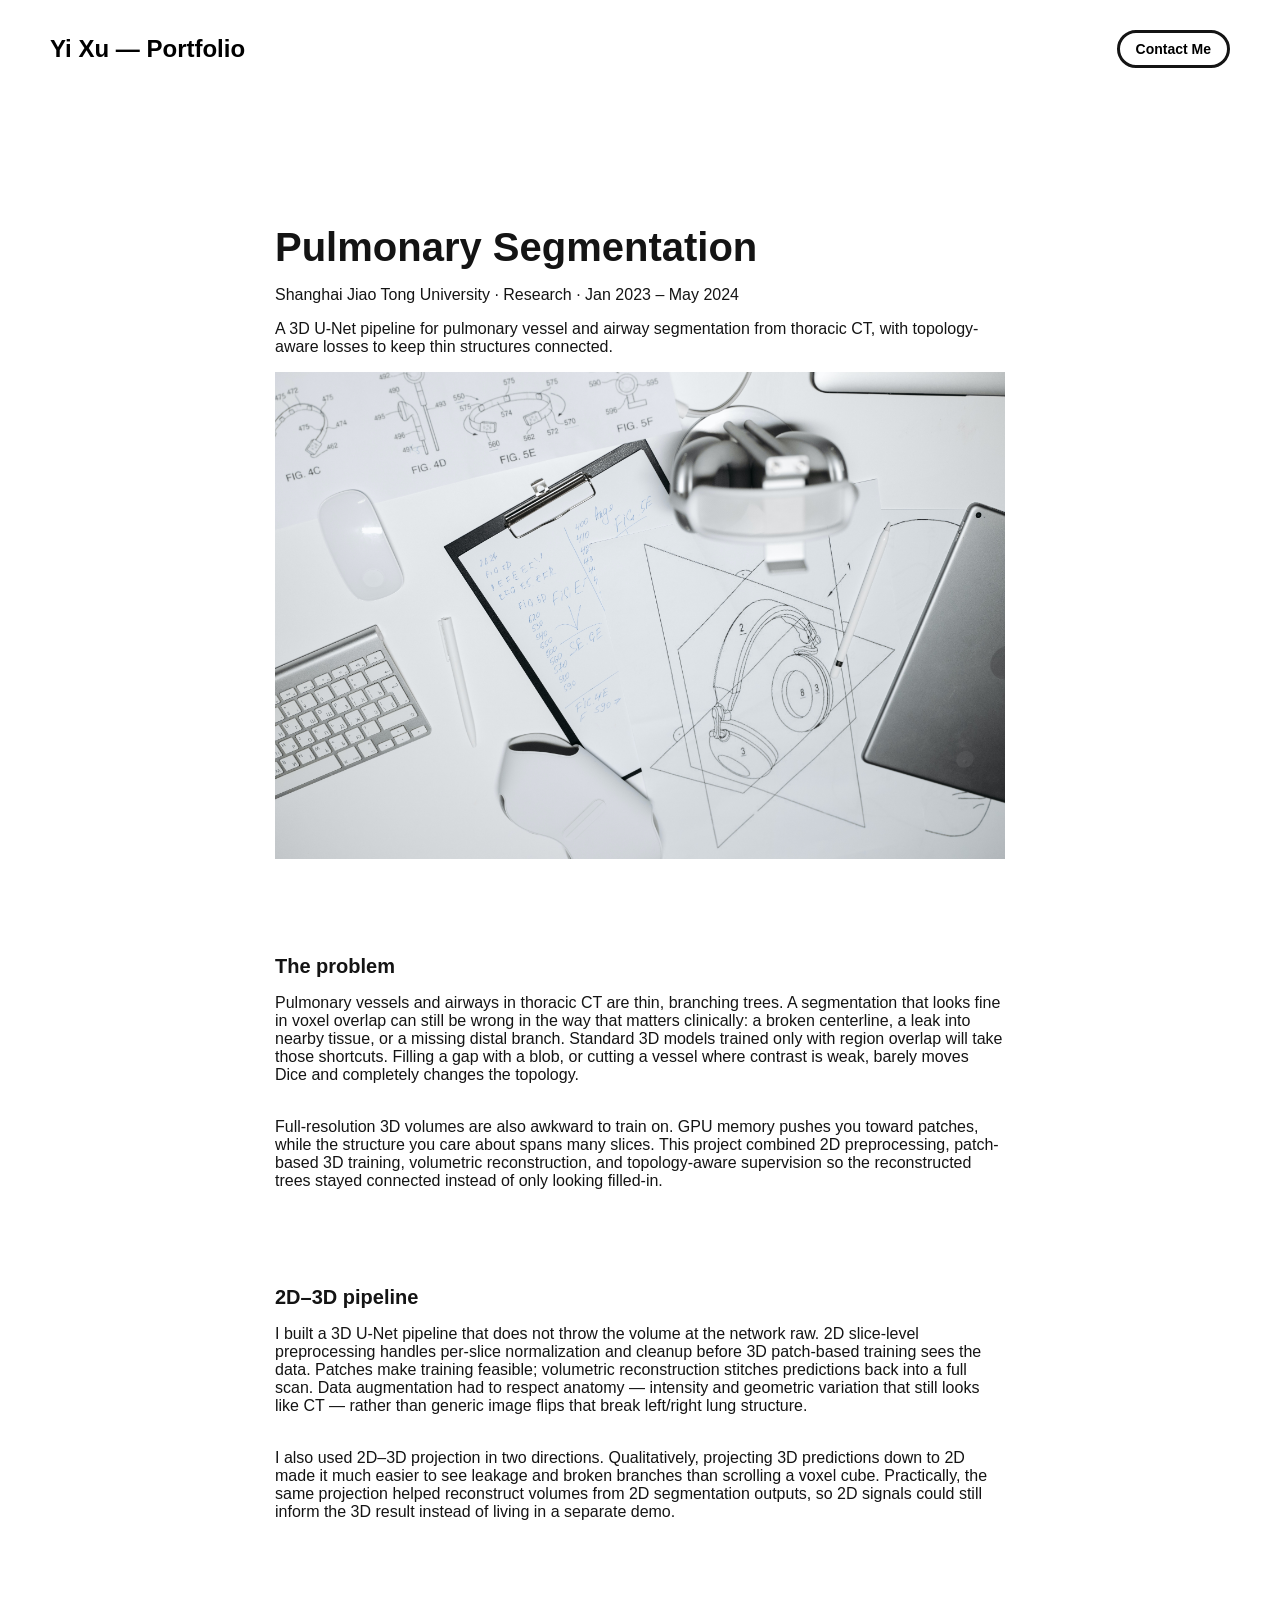
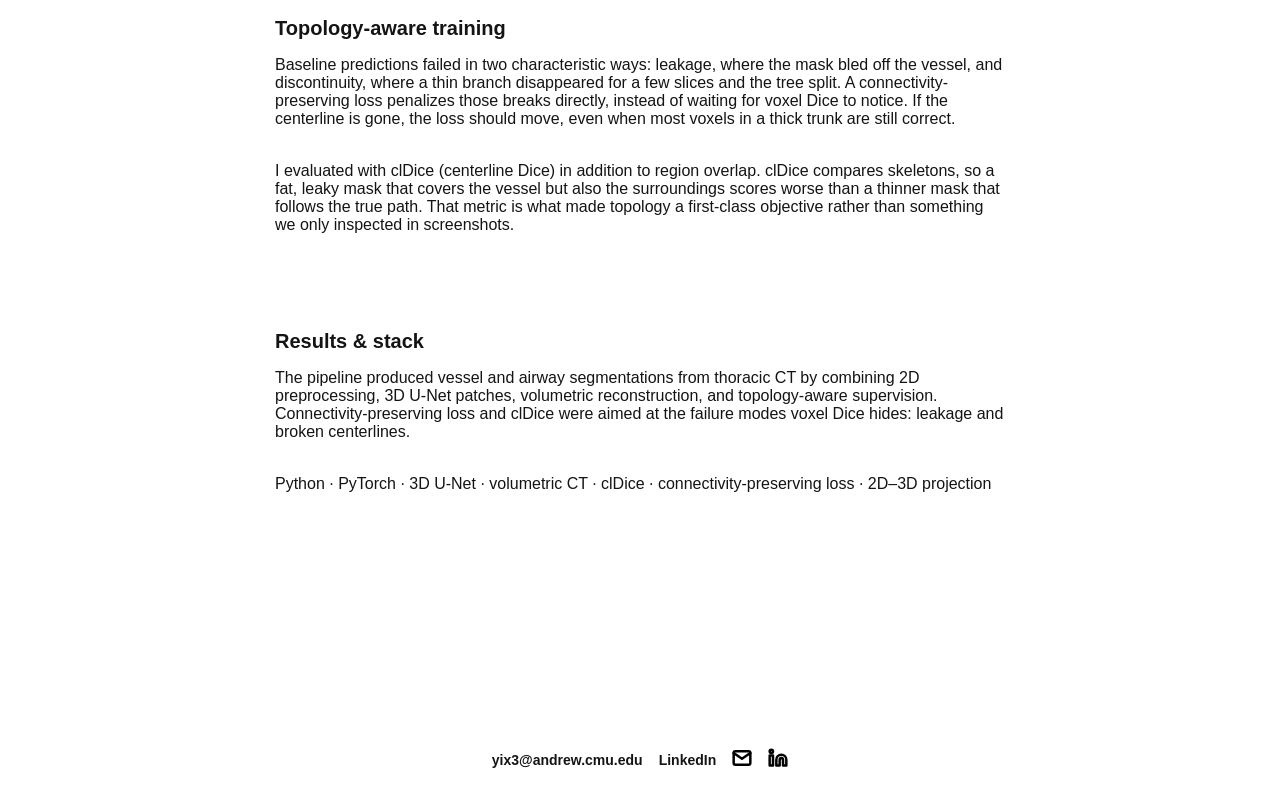
<file: project-pages/pulmonary-segmentation.html>
<!DOCTYPE html>
<html lang="en">
	<head>
		<meta charset="utf-8">
    <link rel="icon" href="../assets/images/profile.jpg" />
		<title>Pulmonary Segmentation | Yi Xu</title>
    <meta name="description" content="3D U-Net vessel and airway segmentation from thoracic CT scans.">
    <meta name="viewport" content="width=device-width, initial-scale=1" />

		<link rel="stylesheet" href="../css/layout.css">
    <link rel="stylesheet" href="../css/typography.css">
    <link rel="stylesheet" href="../css/utilities.css">

		<script defer src="../js/script.js"></script>
	</head>
	<body>
    <div class="navbar">
      <a class="nav-title-link" href="../index.html">
        <span class="nav-title">Yi Xu — Portfolio</span>
      </a>
      <a class="button" id="contact-link" href="#footer">
        <span class="button-text">Contact Me</span>
      </a>
    </div>

    <div id="main-content">
      <div id="project-header">
        <div class="main-title">Pulmonary Segmentation</div>
        <div class="body-text">Shanghai Jiao Tong University · Research · Jan 2023 – May 2024</div>
        <div class="body-text">A 3D U-Net pipeline for pulmonary vessel and airway segmentation from thoracic CT, with topology-aware losses to keep thin structures connected.</div>
        <img class="project-header-image" src="../assets/images/sketchbook.jpeg" alt="Sketches and notes on a desk">
      </div>

      <div id="project-details">
        <div class="subheader-text">The problem</div>
        <div class="project-details-content">
          <div class="body-text">Pulmonary vessels and airways in thoracic CT are thin, branching trees. A segmentation that looks fine in voxel overlap can still be wrong in the way that matters clinically: a broken centerline, a leak into nearby tissue, or a missing distal branch. Standard 3D models trained only with region overlap will take those shortcuts. Filling a gap with a blob, or cutting a vessel where contrast is weak, barely moves Dice and completely changes the topology.</div>
          <div class="body-text">Full-resolution 3D volumes are also awkward to train on. GPU memory pushes you toward patches, while the structure you care about spans many slices. This project combined 2D preprocessing, patch-based 3D training, volumetric reconstruction, and topology-aware supervision so the reconstructed trees stayed connected instead of only looking filled-in.</div>
        </div>
      </div>

      <div class="project-section">
        <div class="subheader-text">2D–3D pipeline</div>
        <div class="project-details-content">
          <div class="body-text">I built a 3D U-Net pipeline that does not throw the volume at the network raw. 2D slice-level preprocessing handles per-slice normalization and cleanup before 3D patch-based training sees the data. Patches make training feasible; volumetric reconstruction stitches predictions back into a full scan. Data augmentation had to respect anatomy — intensity and geometric variation that still looks like CT — rather than generic image flips that break left/right lung structure.</div>
          <div class="body-text">I also used 2D–3D projection in two directions. Qualitatively, projecting 3D predictions down to 2D made it much easier to see leakage and broken branches than scrolling a voxel cube. Practically, the same projection helped reconstruct volumes from 2D segmentation outputs, so 2D signals could still inform the 3D result instead of living in a separate demo.</div>
        </div>
      </div>

      <div class="project-section">
        <div class="subheader-text">Topology-aware training</div>
        <div class="project-details-content">
          <div class="body-text">Baseline predictions failed in two characteristic ways: leakage, where the mask bled off the vessel, and discontinuity, where a thin branch disappeared for a few slices and the tree split. A connectivity-preserving loss penalizes those breaks directly, instead of waiting for voxel Dice to notice. If the centerline is gone, the loss should move, even when most voxels in a thick trunk are still correct.</div>
          <div class="body-text">I evaluated with clDice (centerline Dice) in addition to region overlap. clDice compares skeletons, so a fat, leaky mask that covers the vessel but also the surroundings scores worse than a thinner mask that follows the true path. That metric is what made topology a first-class objective rather than something we only inspected in screenshots.</div>
        </div>
      </div>

      <div class="project-section">
        <div class="subheader-text">Results & stack</div>
        <div class="project-details-content">
          <div class="body-text">The pipeline produced vessel and airway segmentations from thoracic CT by combining 2D preprocessing, 3D U-Net patches, volumetric reconstruction, and topology-aware supervision. Connectivity-preserving loss and clDice were aimed at the failure modes voxel Dice hides: leakage and broken centerlines.</div>
          <div class="body-text">Python · PyTorch · 3D U-Net · volumetric CT · clDice · connectivity-preserving loss · 2D–3D projection</div>
        </div>
      </div>
    </div>

    <div id="footer">
      <a class="footer-email" href="mailto:yix3@andrew.cmu.edu">yix3@andrew.cmu.edu</a>
      <a class="footer-email" target="_blank" rel="noopener noreferrer" href="https://www.linkedin.com/in/yixu20030918">LinkedIn</a>
      <a class="icon-link" href="mailto:yix3@andrew.cmu.edu" aria-label="Email Yi Xu">
        <image src="../assets/icons/mail.svg" class="footer-icon"/>
      </a>
      <a class="icon-link" target="_blank" rel="noopener noreferrer" href="https://www.linkedin.com/in/yixu20030918" aria-label="LinkedIn">
        <image src="../assets/icons/linkedin.svg" class="footer-icon"/>
      </a>
    </div>
	</body>
</html>
</file>
<file: css/layout.css>
* {
  box-sizing: border-box;
}

html {
  text-size-adjust: none;
  -webkit-text-size-adjust: none;
  -moz-text-size-adjust: none;
  -ms-text-size-adjust: none;
  color-scheme: light;
}

body {
  margin: 0;
  background-color: #ffffff;
  color: #141414;
  -webkit-font-smoothing: antialiased;
  -moz-osx-font-smoothing: grayscale;
}




/* Main Page Layout */

#main-content {
  margin: 225px 425px;
  display: flex;
  flex-direction: column;
  gap: 96px;
}




/* Portfolio Header */

#portfolio-header {
  display: flex;
  gap: 20px;
  align-items: center;
}

#portfolio-header-image-container {
  display: flex;
  flex-direction: column;
  gap: 10px;
  flex-basis: 50%;
}

.portfolio-header-image {
  width: 100%;
  height: auto;
}

#portfolio-header-text-container {
  display: flex;
  flex-direction: column;
  gap: 34px;
  flex-basis: 50%;
}




/* About Section */

#about-section {
  display: flex;
  flex-direction: column;
  gap: 16px;
}

.about-section-content {
  display: flex;
  flex-direction: column;
  gap: 34px;
}




/* Project Section */

#my-work-section,
.work-section {
  display: flex;
  flex-direction: column;
  gap: 16px;
  scroll-margin-top: 110px;
}

.projects-container {
  display: flex;
  gap: 34px 16px;
  flex-wrap: wrap;
}

    /* Project Cards */

    .project-card {
      max-width: calc((100% - 32px) / 3);
      display: flex;
      flex-direction: column;
      gap: 34px;
    }

    .project-card-text-container {
      flex-direction: column;
      display: flex;
      gap: 16px
    }

    .project-image {
      width: 100%;
      height: 200px;
      object-fit: cover;
      object-position: center;
    }




/* Project Pages */

#project-header {
  display: flex;
  flex-direction: column;
  gap: 16px;
}

.project-header-image {
  width: 100%;
  height: auto;
}

#project-details,
.project-section {
  display: flex;
  flex-direction: column;
  gap: 16px;
}

.project-details-content {
  display: flex;
  flex-direction: column;
  gap: 34px;
}

    /* Project Gallery */

    #project-gallery {
      display: flex;
      flex-direction: column;
      gap: 16px;
    }

    .project-gallery-content {
      display: flex;
      flex-wrap: wrap;
      gap: 34px 16px;
    }

    .gallery-image-container {
      width: 100%;
      display: flex;
      flex-direction: column;
      gap: 10px;
    }

    .gallery-image-container.half-width {
      width: calc((100% - 16px) / 2);
    }

    .gallery-image {
      width: 100%;
      height: auto;
    }


/* Extra Extra large devices (large laptops and desktops, 1200px and below) */
@media only screen and (max-width: 1600px) {
  #main-content {
    margin: 225px 275px;
  }
}

/* Extra large devices (large laptops and desktops, 1200px and below) */
@media only screen and (max-width: 1200px) {
  #main-content {
    margin: 225px 175px;
  }
}

/* Large devices (laptops/desktops, 1000px and below) */
@media only screen and (max-width: 1000px) {
  #main-content {
    margin: 225px 75px;
  }
}

/* Small devices (portrait tablets and large phones, 800px and below) */
@media only screen and (max-width: 800px) {
  #main-content {
    margin: 150px 50px;
  }

  #portfolio-header {
    flex-direction: column;
  }

  .project-card {
    max-width: calc((100% - 16px) / 2);
  }
}

/* Small devices (portrait tablets and large phones, 600px and below) */
@media only screen and (max-width: 600px) {
  #main-content {
    margin: 125px 20px;
  }

  .project-card {
    max-width: 100%;
  }
}
</file>
<file: css/typography.css>
body {
  font-family: "Helvetica Neue", Helvetica, Arial, sans-serif;
}

.nav-title {
  font-weight: 700;
  font-size: 24px;
}

.button-text {
  font-size: 14px;
  font-weight: 700;
}

.image-caption {
  font-size: 14px;
  font-weight: 500;
}

.main-title {
  font-size: 40px;
  font-weight: 700;
}

.subheader-text {
  font-size: 20px;
  font-weight: 700;
}

.body-text {
  font-size: 16px;
  font-weight: 500;
}

.project-card-text {
  overflow: hidden;
  text-overflow: ellipsis;
  display: -webkit-box;
  -webkit-line-clamp: 4;
  -webkit-box-orient: vertical;
}

.project-title {
  overflow: hidden;
  text-overflow: ellipsis;
  display: -webkit-box;
  -webkit-line-clamp: 1;
  -webkit-box-orient: vertical;
}
</file>
<file: css/utilities.css>
/* Icons */

.right-arrow-icon {
  width: 16px;
  height: 16px;
  margin-top: 1px;
}

.footer-icon {
  width: 20px;
  height: 20px;
}

a.icon-link {
  transition: transform 200ms ease-in-out;
}

a.icon-link:hover {
  cursor: pointer;
  stroke-width: 5;
  margin: 0;
  transform: rotate(15deg);
}


/* Navbar Styling */

.navbar {
  width: 100%;
  padding: 30px 50px;
  display: flex;
  justify-content: space-between;
  align-items: center;
  position: fixed;
  top: 0;
  left: 0;
  background-color: #ffffff;
}

.nav-title-link {
  color: black;
  text-decoration: none;
}

.nav-title-link:hover {
  text-decoration: underline;
}

/* Small devices (portrait tablets and large phones, 800px and below) */
@media only screen and (max-width: 800px) {
  .navbar {
    padding: 20px 20px;
    background-color: white
  }
}


/* Button Styling */

a.button {
  padding: 8px 16px;
  border: 3px solid #141414;
  border-radius: 50px;
  color: black;
  text-decoration: none;
  width: fit-content;
  display: flex;
  gap: 5px;
  align-items: center;
}

a.button:hover {
  text-decoration: underline;
  text-decoration-thickness: 2px;
  cursor: pointer;
}


/* Footer Styling */

#footer {
  width: 100%;
  display: flex;
  padding: 30px 50px;
  justify-content: center;
  align-items: center;
  gap: 16px;
  flex-wrap: wrap;
  scroll-margin-top: 110px;
}

.footer-email {
  color: #141414;
  text-decoration: none;
  font-size: 14px;
  font-weight: 700;
}

.footer-email:hover {
  text-decoration: underline;
  cursor: pointer;
}

/* Link Styling */
a.no-underline {
  text-decoration: none;
  color: black
}

a.no-underline:hover {
  text-decoration: underline;
  cursor: pointer;
}

/* Small devices (portrait tablets and large phones, 800px and below) */
@media only screen and (max-width: 800px) {
  #footer {
    padding: 20px 20px;
  }
}
</file>
